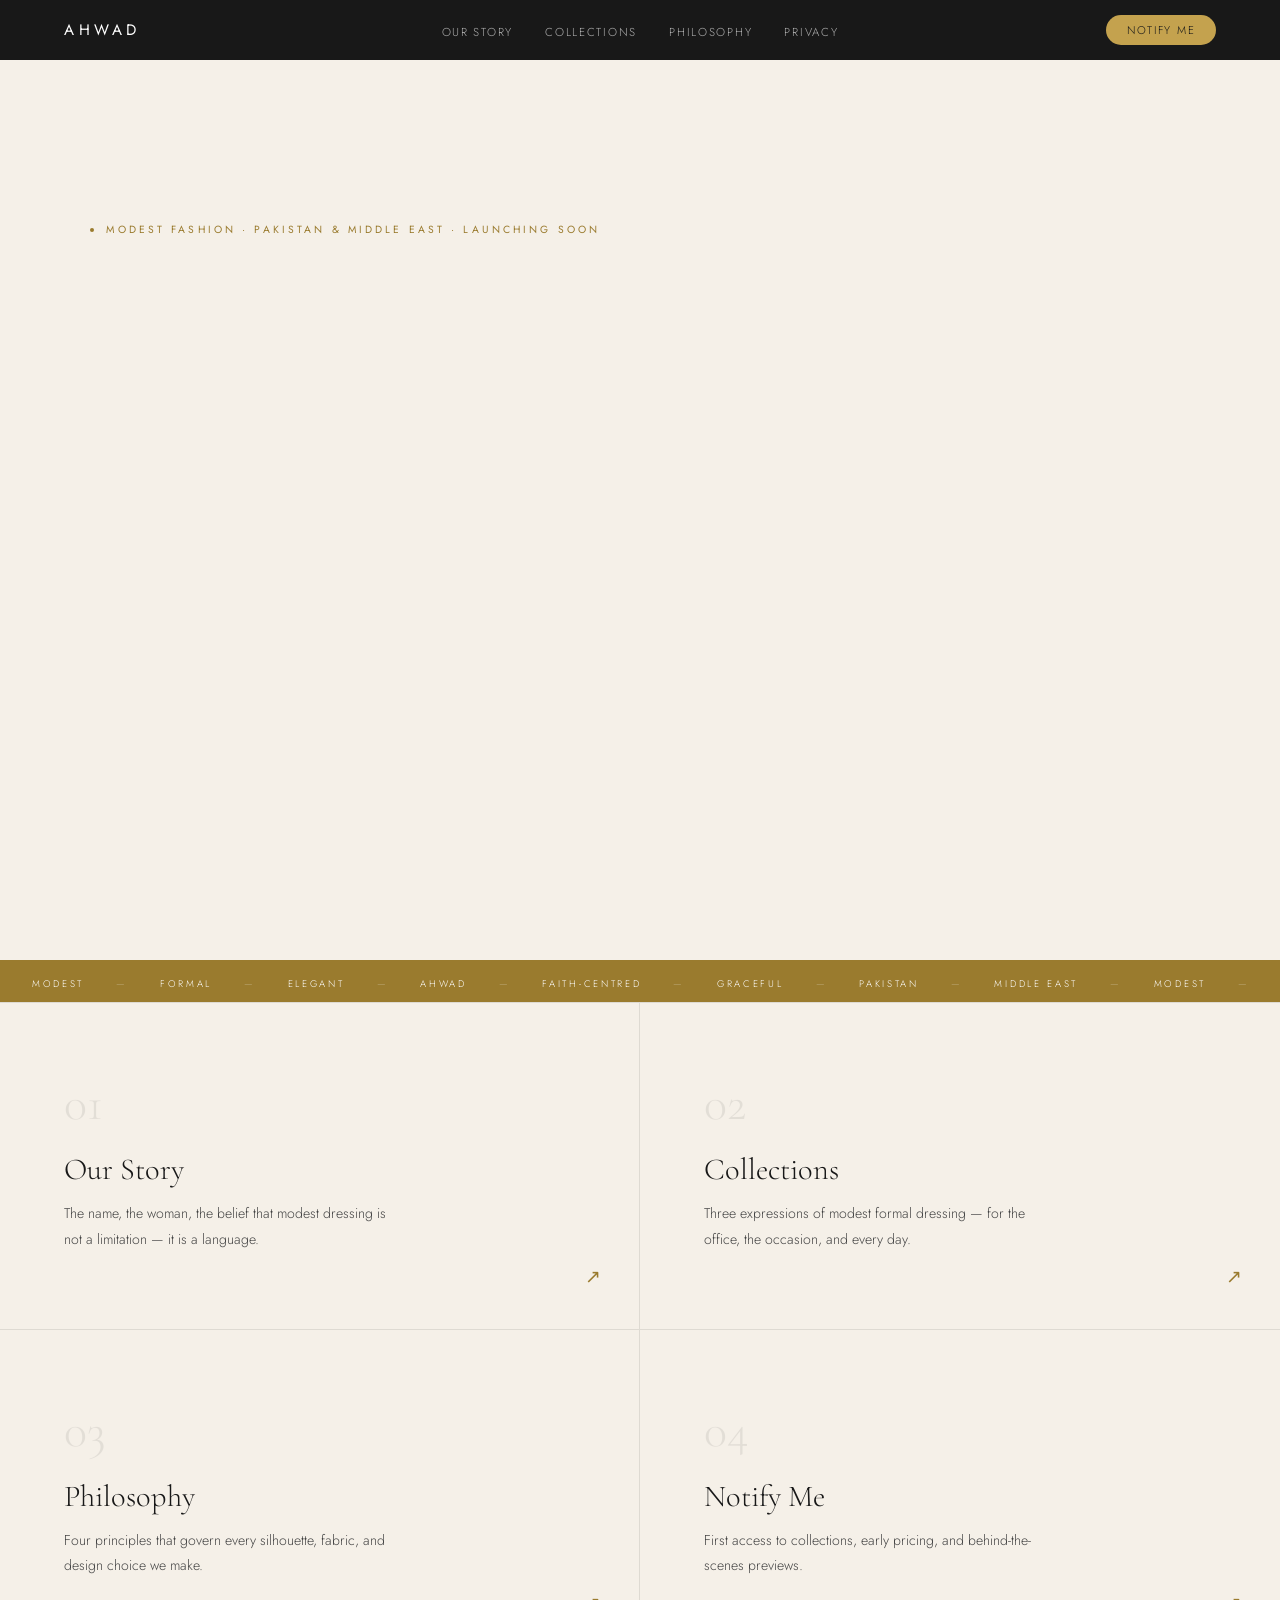
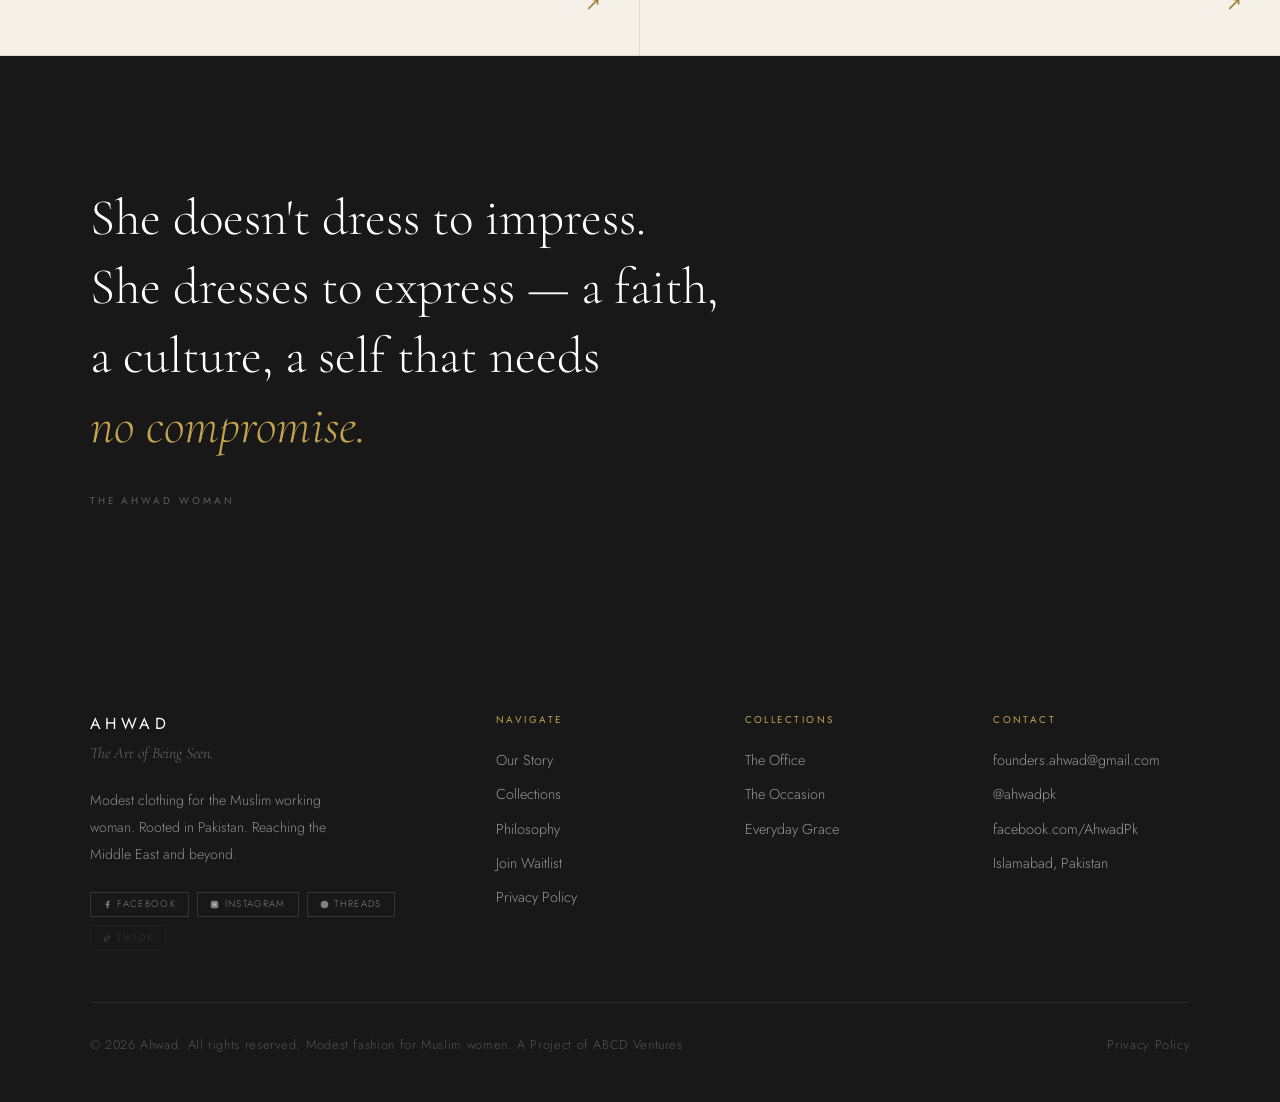
<file: index.html>
<!DOCTYPE html>
<html lang="en">
<head>
<meta charset="UTF-8"/>
<meta name="viewport" content="width=device-width, initial-scale=1.0"/>
<title>Ahwad — Modest Clothing for Muslim Women | Pakistan &amp; Middle East</title>
<meta name="description" content="Ahwad is a modest fashion brand for Muslim working women in Pakistan and the Middle East. Elegant modest clothing, formal hijab styles, and occasion wear that honours your faith."/>
<meta name="keywords" content="modest fashion Pakistan, modest clothing Muslim women, Islamic formal wear, hijab fashion, modest workwear, halal fashion"/>
<meta name="robots" content="index, follow"/>
<link rel="canonical" href="https://ahwad.com/"/>
<meta property="og:type" content="website"/>
<meta property="og:url" content="https://ahwad.com/"/>
<meta property="og:title" content="Ahwad — Modest Clothing for Muslim Women"/>
<meta property="og:description" content="Elegant modest fashion for the Muslim working woman in Pakistan and the Middle East."/>
<meta name="twitter:card" content="summary_large_image"/>
<script type="application/ld+json">{"@context":"https://schema.org","@type":"ClothingStore","name":"Ahwad","description":"Modest fashion brand for Muslim women in Pakistan and the Middle East.","url":"https://ahwad.com","email":"founders.ahwad@gmail.com","sameAs":["https://www.facebook.com/AhwadPk/","https://www.instagram.com/ahwadpk/","https://www.threads.com/@ahwadpk"],"address":{"@type":"PostalAddress","addressLocality":"Islamabad","addressCountry":"PK"}}</script>
<link rel="stylesheet" href="style.css"/>
<style>
/* ── LOADER ── */
#loader {
  position: fixed; inset: 0; z-index: 9999;
  background: var(--cream);
  display: flex; align-items: center; justify-content: center;
  flex-direction: column; gap: 1rem;
  transition: opacity .6s ease, visibility .6s ease;
}
#loader.gone { opacity: 0; visibility: hidden; }
.ld-word { display: flex; overflow: hidden; }
.ld-c {
  font-family: 'Jost', sans-serif; font-weight: 400;
  font-size: clamp(2rem, 6vw, 3.5rem);
  letter-spacing: .5em; color: var(--ink);
  display: inline-block;
  transform: translateY(100%); opacity: 0;
}
.ld-line { width: 0; height: 1px; background: var(--gold); margin-top: .8rem; }

/* ── HERO ── */
.hero {
  min-height: 100svh;
  display: flex; align-items: center;
  padding: clamp(5rem, 10vw, 10rem) clamp(1.5rem, 7vw, 8rem);
  background: var(--cream);
  position: relative;
}

.hero-content { max-width: 750px; }

.hero-tag {
  font-family: 'Jost', sans-serif;
  font-size: .65rem; font-weight: 400;
  letter-spacing: .3em; text-transform: uppercase;
  color: var(--gold);
  display: flex; align-items: center; gap: .8rem;
  margin-bottom: clamp(2rem, 4vw, 3.5rem);
  opacity: 0; transform: translateY(12px);
}
.hero-tag-dot {
  width: 4px; height: 4px;
  border-radius: 50%; background: var(--gold);
  animation: pulse 3s ease-in-out infinite;
}
@keyframes pulse { 0%,100%{opacity:1} 50%{opacity:.2} }

.hero-h1 {
  font-family: 'Cormorant Garamond', serif;
  font-size: clamp(3.5rem, 9vw, 8rem);
  font-weight: 300; line-height: 1;
  color: var(--ink);
  margin-bottom: clamp(2rem, 4vw, 3rem);
  overflow: hidden;
}
.hero-h1 .line { display: block; overflow: hidden; padding-bottom: .06em; }
.hero-h1 .inner { display: block; transform: translateY(105%); }
.hero-h1 em { font-style: italic; color: var(--gold); }
.hero-h1 .indent { padding-left: clamp(1.5rem, 5vw, 5rem); }

.hero-desc {
  font-family: 'Cormorant Garamond', serif;
  font-size: clamp(1.1rem, 1.8vw, 1.3rem);
  font-weight: 300; font-style: italic;
  color: var(--ink-soft);
  line-height: 1.75;
  max-width: 480px;
  margin-bottom: clamp(2.5rem, 5vw, 4rem);
  opacity: 0; transform: translateY(14px);
}

.hero-actions {
  display: flex; align-items: center;
  gap: clamp(1rem, 2vw, 1.5rem);
  flex-wrap: wrap;
  opacity: 0; transform: translateY(14px);
}

/* Vertical text on right */
.hero-side {
  position: absolute;
  right: clamp(1.5rem, 4vw, 4rem);
  top: 50%; transform: translateY(-50%);
  writing-mode: vertical-rl;
  font-family: 'Jost', sans-serif;
  font-size: .58rem; font-weight: 300;
  letter-spacing: .25em; text-transform: uppercase;
  color: var(--ink-muted);
  opacity: 0;
}

/* ── SECTION GRID — home page cards ── */
.section-grid {
  display: grid;
  grid-template-columns: repeat(2, 1fr);
  border-top: 1px solid rgba(24,24,24,.1);
}

.grid-item {
  display: block;
  text-decoration: none;
  padding: clamp(3rem, 6vw, 5.5rem) clamp(1.5rem, 5vw, 5rem);
  border-right: 1px solid rgba(24,24,24,.1);
  border-bottom: 1px solid rgba(24,24,24,.1);
  transition: background .3s;
  position: relative;
}
.grid-item:nth-child(even) { border-right: none; }
.grid-item:hover { background: var(--cream-dark); }

.grid-item .num {
  font-family: 'Cormorant Garamond', serif;
  font-size: 3rem; font-weight: 300;
  color: var(--ink); opacity: .08;
  line-height: 1;
  display: block;
  margin-bottom: 1.5rem;
}
.grid-item h3 {
  font-family: 'Cormorant Garamond', serif;
  font-size: clamp(1.4rem, 2.5vw, 1.9rem);
  font-weight: 300; color: var(--ink);
  margin-bottom: .8rem;
  line-height: 1.2;
}
.grid-item p {
  font-family: 'Jost', sans-serif;
  font-size: .88rem; font-weight: 300;
  color: var(--ink-soft);
  line-height: 1.8;
  max-width: 340px;
}
.grid-item .arr {
  position: absolute;
  bottom: clamp(1.5rem, 3vw, 2.5rem);
  right: clamp(1.5rem, 3vw, 2.5rem);
  font-size: 1.2rem; color: var(--gold);
  transition: transform .3s;
}
.grid-item:hover .arr { transform: translate(3px, -3px); }

/* ── BRAND STATEMENT ── */
.statement {
  padding: clamp(5rem, 10vw, 10rem) clamp(1.5rem, 7vw, 8rem);
  background: var(--ink);
}
.statement-inner { max-width: 800px; }
.statement blockquote {
  font-family: 'Cormorant Garamond', serif;
  font-size: clamp(1.8rem, 4vw, 3.2rem);
  font-weight: 300; line-height: 1.35;
  color: #fff;
  quotes: none;
}
.statement blockquote em { font-style: italic; color: var(--gold-light); }
.statement cite {
  display: block;
  font-family: 'Jost', sans-serif;
  font-size: .62rem; font-weight: 400;
  letter-spacing: .3em; text-transform: uppercase;
  color: rgba(255,255,255,.3);
  margin-top: 2rem;
  font-style: normal;
}

@media (max-width: 640px) {
  .section-grid { grid-template-columns: 1fr; }
  .grid-item { border-right: none; }
  .hero-side { display: none; }
}
</style>
</head>
<body>

<!-- LOADER -->
<div id="loader" aria-hidden="true">
  <div class="ld-word">
    <span class="ld-c" id="c0">A</span>
    <span class="ld-c" id="c1">H</span>
    <span class="ld-c" id="c2">W</span>
    <span class="ld-c" id="c3">A</span>
    <span class="ld-c" id="c4">D</span>
  </div>
  <div class="ld-line" id="ll"></div>
</div>

<!-- NAV -->
<nav id="nav" role="navigation" aria-label="Main navigation">
  <a class="n-logo" href="index.html">AHWAD</a>
  <ul class="n-links" role="list">
    <li><a href="about.html">Our Story</a></li>
    <li><a href="collections.html">Collections</a></li>
    <li><a href="philosophy.html">Philosophy</a></li>
    <li><a href="privacy.html">Privacy</a></li>
  </ul>
  <a class="n-cta" href="waitlist.html">Notify Me</a>
  <button class="n-hbg" id="hbg" aria-label="Toggle menu" aria-expanded="false">
    <span></span><span></span><span></span>
  </button>
</nav>

<!-- MOBILE MENU -->
<div id="mob" role="dialog" aria-modal="true" aria-label="Navigation">
  <a href="about.html" onclick="closeMob()">Our Story</a>
  <a href="collections.html" onclick="closeMob()">Collections</a>
  <a href="philosophy.html" onclick="closeMob()">Philosophy</a>
  <a href="privacy.html" onclick="closeMob()">Privacy</a>
  <a href="waitlist.html" onclick="closeMob()" class="mob-cta">Notify Me</a>
</div>

<!-- HERO -->
<section class="hero">
  <div class="hero-content">
    <p class="hero-tag" id="htag">
      <span class="hero-tag-dot" aria-hidden="true"></span>
      Modest Fashion · Pakistan &amp; Middle East · Launching Soon
    </p>
    <h1 class="hero-h1" id="hh1">
      <span class="line"><span class="inner" id="h0">The art</span></span>
      <span class="line"><span class="inner indent" id="h1">of being <em>seen.</em></span></span>
    </h1>
    <p class="hero-desc" id="hdesc">
      For the Muslim woman who moves through the world with intention — dressed not to seek attention, but impossible to ignore.
    </p>
    <div class="hero-actions" id="hact">
      <a href="waitlist.html" class="btn btn-dark">Join the Waitlist</a>
      <a href="about.html" class="btn btn-ghost">Our Story</a>
    </div>
  </div>
  <p class="hero-side" id="hside" aria-hidden="true">Ahwad · The Art of Being Seen</p>
</section>

<!-- MARQUEE -->
<div class="marquee" aria-hidden="true">
  <div class="marquee-inner">
    <span>Modest</span><span class="sep">—</span>
    <span>Formal</span><span class="sep">—</span>
    <span>Elegant</span><span class="sep">—</span>
    <span>Ahwad</span><span class="sep">—</span>
    <span>Faith-Centred</span><span class="sep">—</span>
    <span>Graceful</span><span class="sep">—</span>
    <span>Pakistan</span><span class="sep">—</span>
    <span>Middle East</span><span class="sep">—</span>
    <span>Modest</span><span class="sep">—</span>
    <span>Formal</span><span class="sep">—</span>
    <span>Elegant</span><span class="sep">—</span>
    <span>Ahwad</span><span class="sep">—</span>
    <span>Faith-Centred</span><span class="sep">—</span>
    <span>Graceful</span><span class="sep">—</span>
    <span>Pakistan</span><span class="sep">—</span>
    <span>Middle East</span><span class="sep">—</span>
  </div>
</div>

<!-- GRID -->
<section class="section-grid" aria-label="Explore Ahwad">
  <a class="grid-item rv" href="about.html" aria-label="Read our story">
    <span class="num" aria-hidden="true">01</span>
    <h3>Our Story</h3>
    <p>The name, the woman, the belief that modest dressing is not a limitation — it is a language.</p>
    <span class="arr" aria-hidden="true">↗</span>
  </a>
  <a class="grid-item rv d1" href="collections.html" aria-label="View our collections">
    <span class="num" aria-hidden="true">02</span>
    <h3>Collections</h3>
    <p>Three expressions of modest formal dressing — for the office, the occasion, and every day.</p>
    <span class="arr" aria-hidden="true">↗</span>
  </a>
  <a class="grid-item rv d2" href="philosophy.html" aria-label="Our design philosophy">
    <span class="num" aria-hidden="true">03</span>
    <h3>Philosophy</h3>
    <p>Four principles that govern every silhouette, fabric, and design choice we make.</p>
    <span class="arr" aria-hidden="true">↗</span>
  </a>
  <a class="grid-item rv d3" href="waitlist.html" aria-label="Join the waitlist">
    <span class="num" aria-hidden="true">04</span>
    <h3>Notify Me</h3>
    <p>First access to collections, early pricing, and behind-the-scenes previews.</p>
    <span class="arr" aria-hidden="true">↗</span>
  </a>
</section>

<!-- BRAND STATEMENT -->
<div class="statement">
  <div class="statement-inner rv">
    <blockquote>
      She doesn't dress to impress.<br/>
      She dresses to express — a faith,<br/>
      a culture, a self that needs<br/>
      <em>no compromise.</em>
    </blockquote>
    <cite>The Ahwad Woman</cite>
  </div>
</div>

<!-- FOOTER -->
<footer role="contentinfo">
  <div class="footer-grid">
    <div class="footer-brand">
      <a class="f-name" href="index.html">AHWAD</a>
      <span class="f-tag">The Art of Being Seen.</span>
      <p>Modest clothing for the Muslim working woman. Rooted in Pakistan. Reaching the Middle East and beyond.</p>
      <div class="soc">
        <a href="https://www.facebook.com/AhwadPk/" rel="noopener noreferrer" target="_blank" aria-label="Ahwad on Facebook">
          <svg viewBox="0 0 24 24"><path d="M18 2h-3a5 5 0 00-5 5v3H7v4h3v8h4v-8h3l1-4h-4V7a1 1 0 011-1h3z"/></svg>Facebook
        </a>
        <a href="https://www.instagram.com/ahwadpk/" rel="noopener noreferrer" target="_blank" aria-label="Ahwad on Instagram">
          <svg viewBox="0 0 24 24"><rect x="2" y="2" width="20" height="20" rx="5"/><path d="M16 11.37A4 4 0 1112.63 8 4 4 0 0116 11.37z"/></svg>Instagram
        </a>
        <a href="https://www.threads.com/@ahwadpk" rel="noopener noreferrer" target="_blank" aria-label="Ahwad on Threads">
          <svg viewBox="0 0 24 24"><circle cx="12" cy="12" r="10"/><path d="M8 12h8M12 8v8"/></svg>Threads
        </a>
        <a class="dim" href="#" aria-label="TikTok — coming soon">
          <!-- TIKTOK: swap href="#" for your TikTok URL when ready -->
          <svg viewBox="0 0 24 24"><path d="M19.59 6.69a4.83 4.83 0 01-3.77-4.25V2h-3.45v13.67a2.89 2.89 0 01-5.77 0 2.89 2.89 0 012.89-2.89c.28 0 .54.04.79.1V9.01a6.34 6.34 0 104.55 6.09V8.69a8.18 8.18 0 004.77 1.52V6.75a4.85 4.85 0 01-1-.06z"/></svg>TikTok
        </a>
      </div>
    </div>
    <nav class="footer-col" aria-label="Footer navigation">
      <h4>Navigate</h4>
      <ul>
        <li><a href="about.html">Our Story</a></li>
        <li><a href="collections.html">Collections</a></li>
        <li><a href="philosophy.html">Philosophy</a></li>
        <li><a href="waitlist.html">Join Waitlist</a></li>
        <li><a href="privacy.html">Privacy Policy</a></li>
      </ul>
    </nav>
    <div class="footer-col">
      <h4>Collections</h4>
      <ul>
        <li><a href="collections.html">The Office</a></li>
        <li><a href="collections.html">The Occasion</a></li>
        <li><a href="collections.html">Everyday Grace</a></li>
      </ul>
    </div>
    <div class="footer-col">
      <h4>Contact</h4>
      <ul>
        <li><a href="mailto:founders.ahwad@gmail.com">founders.ahwad@gmail.com</a></li>
        <li><a href="https://www.instagram.com/ahwadpk/" rel="noopener noreferrer" target="_blank">@ahwadpk</a></li>
        <li><a href="https://www.facebook.com/AhwadPk/" rel="noopener noreferrer" target="_blank">facebook.com/AhwadPk</a></li>
        <li><a href="about.html">Islamabad, Pakistan</a></li>
      </ul>
    </div>
  </div>
  <div class="footer-bottom">
    <p>© <span id="year"></span> Ahwad. All rights reserved. Modest fashion for Muslim women. A Project of <a href="https://www.abcdventureslimited.com" rel="noopener noreferrer" target="_blank">ABCD Ventures</a></p>
    <a href="privacy.html">Privacy Policy</a>
  </div>
</footer>

<script>
// Auto-update year
var year = document.getElementById('year');
if (year) year.textContent = new Date().getFullYear();

/* ── LOADER ── */
(function () {
  var chars = ['c0','c1','c2','c3','c4'];
  chars.forEach(function (id, i) {
    setTimeout(function () {
      var el = document.getElementById(id);
      if (!el) return;
      el.style.transition = 'transform .55s cubic-bezier(.33,1,.68,1), opacity .55s';
      el.style.transform = 'translateY(0)';
      el.style.opacity = '1';
    }, 150 + i * 65);
  });
  setTimeout(function () {
    var ll = document.getElementById('ll');
    if (ll) { ll.style.transition = 'width .8s ease'; ll.style.width = '80px'; }
  }, 520);
  var launched = false;
  function launch() {
    if (launched) return; launched = true;
    var ld = document.getElementById('loader');
    if (ld) ld.classList.add('gone');
    /* hero entrance */
    function show(id, delay, extra) {
      setTimeout(function () {
        var el = document.getElementById(id);
        if (!el) return;
        el.style.transition = 'opacity .7s ease, transform .7s ease';
        Object.assign(el.style, { opacity: '1', transform: 'translateY(0)' });
        if (extra) Object.assign(el.style, extra);
      }, delay);
    }
    show('htag', 80);
    setTimeout(function () {
      ['h0','h1'].forEach(function (id, i) {
        setTimeout(function () {
          var el = document.getElementById(id);
          if (!el) return;
          el.style.transition = 'transform .85s cubic-bezier(.33,1,.68,1)';
          el.style.transform = 'translateY(0)';
        }, i * 120);
      });
    }, 200);
    show('hdesc', 500);
    show('hact', 650);
    show('hside', 900);
  }
  window.addEventListener('load', function () { setTimeout(launch, 1300); });
  setTimeout(launch, 2800);
})();
</script>
<script src="nav.js"></script>
</body>
</html>
</file>
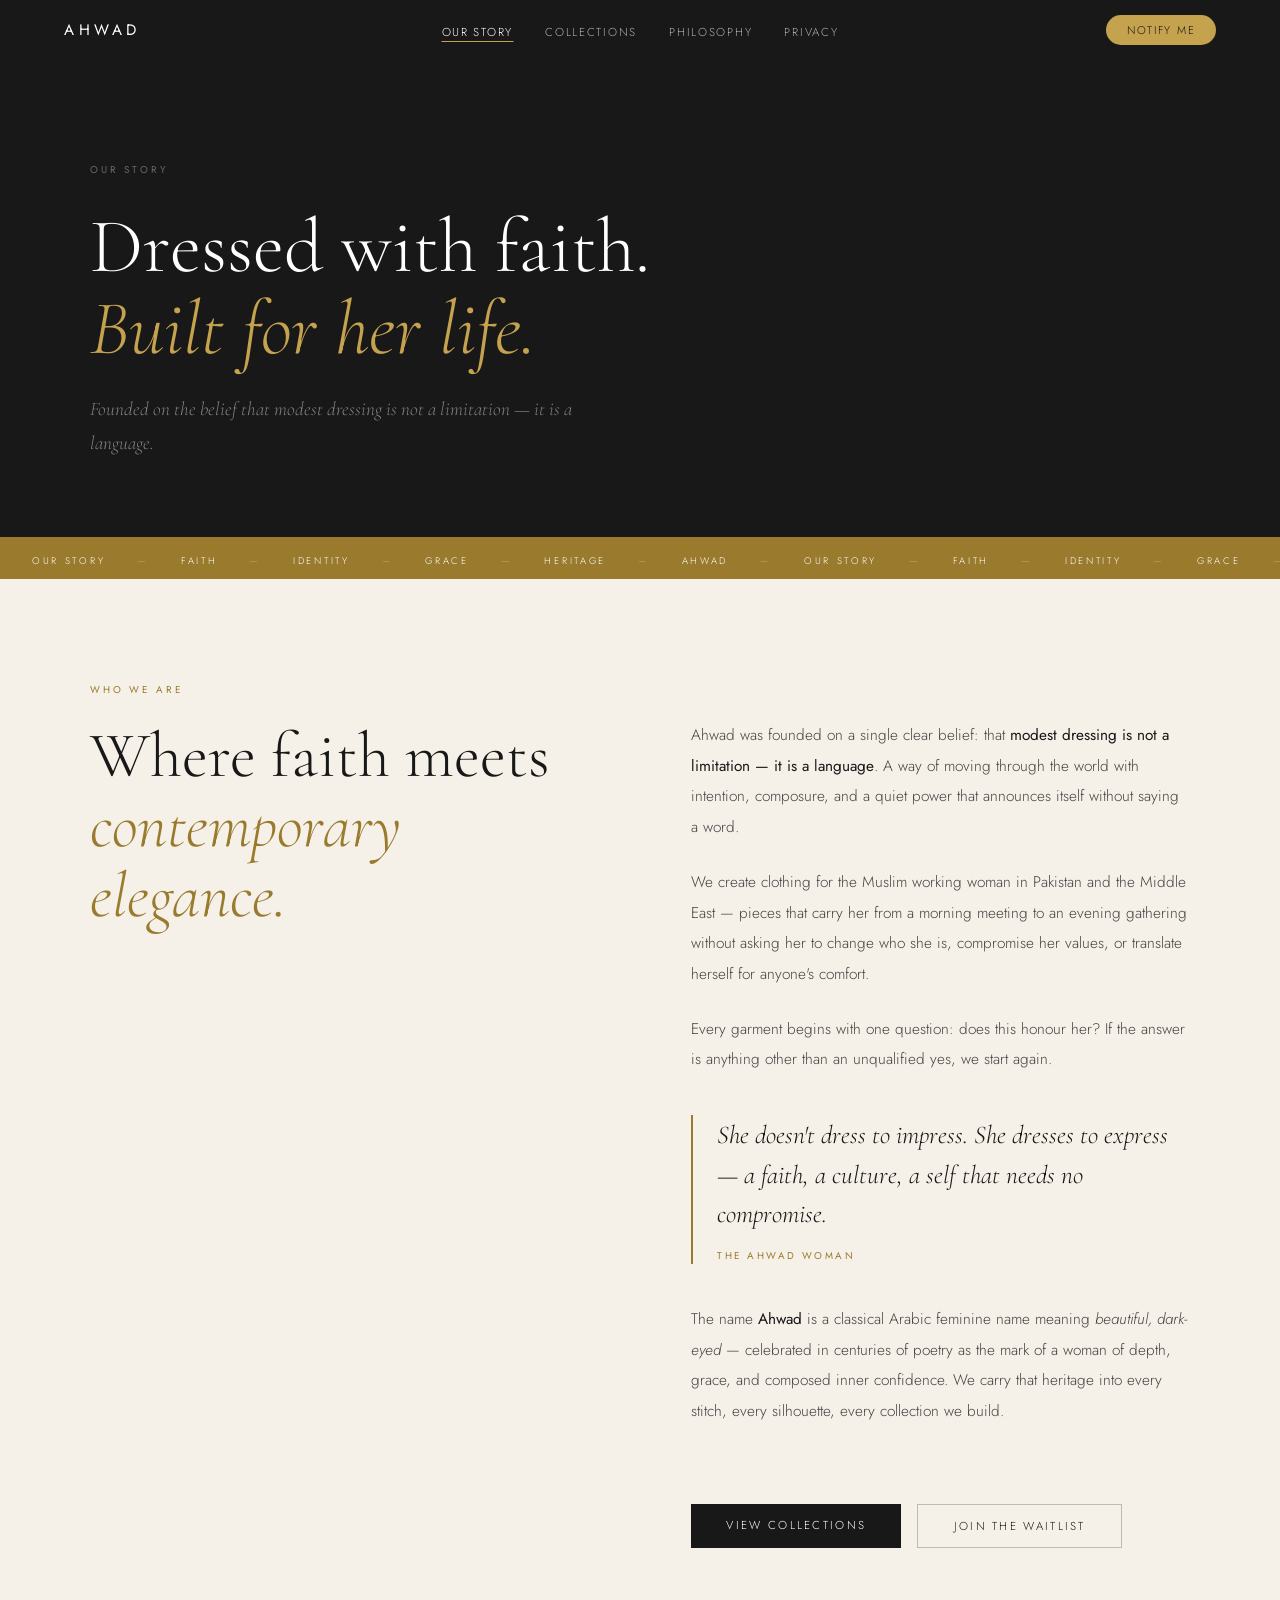
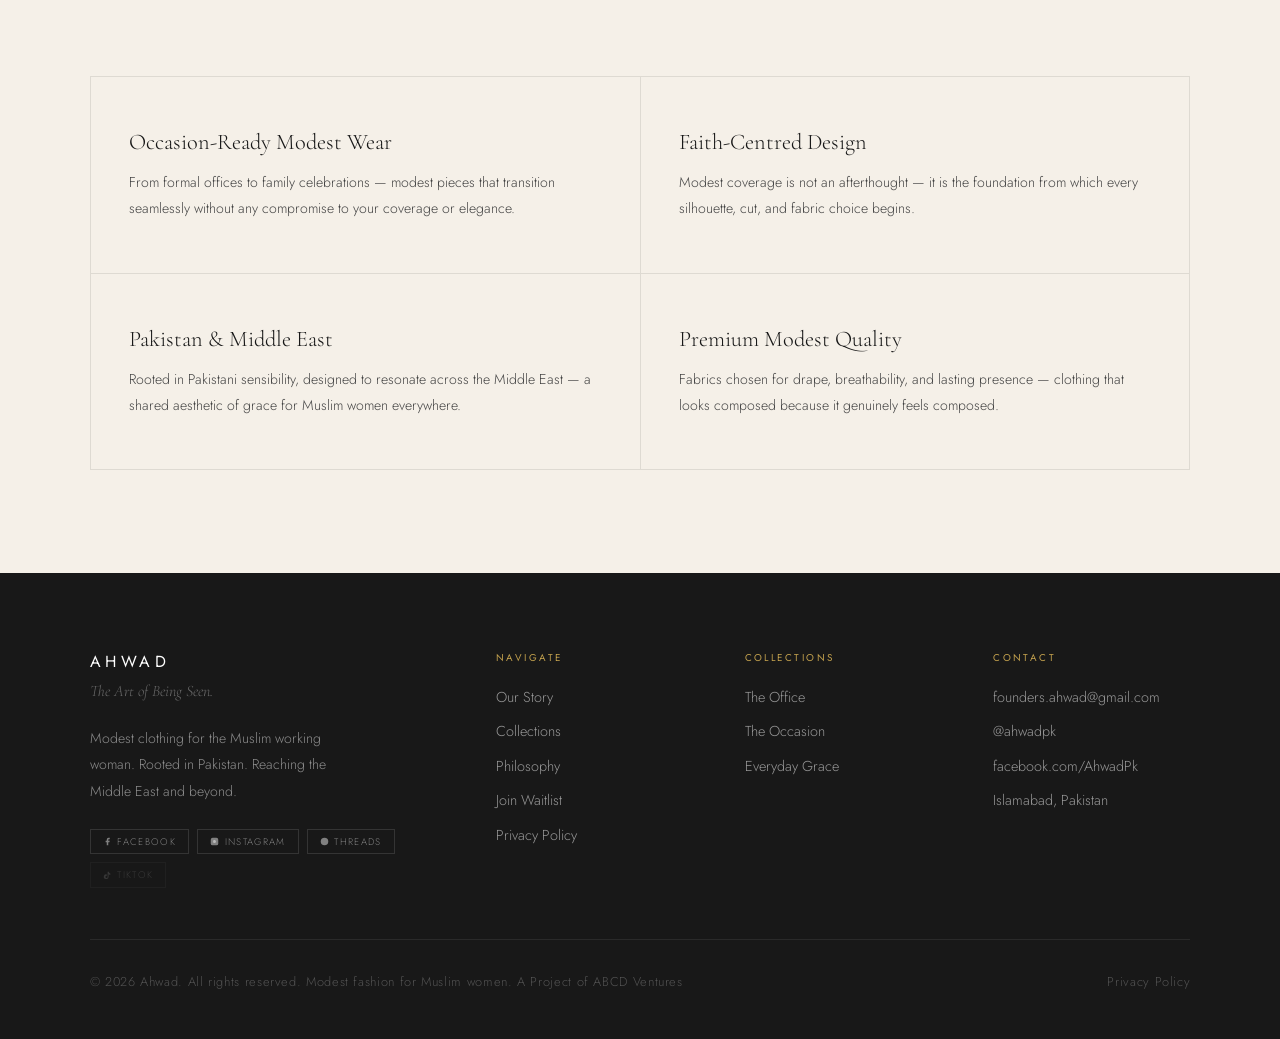
<file: about.html>
<!DOCTYPE html>
<html lang="en">
<head>
<meta charset="UTF-8"/><meta name="viewport" content="width=device-width, initial-scale=1.0"/>
<title>Our Story — Ahwad Modest Fashion</title>
<meta name="description" content="The story behind Ahwad — a modest fashion brand for Muslim working women in Pakistan and the Middle East, built on the belief that faith and elegance are never in conflict."/>
<meta name="robots" content="index, follow"/>
<link rel="canonical" href="https://ahwad.com/about.html"/>
<link rel="stylesheet" href="style.css"/>
<style>
.about-body { padding: clamp(4rem,8vw,9rem) clamp(1.5rem,7vw,8rem); background: var(--cream); }

.about-intro {
  display: grid;
  grid-template-columns: 1fr 1fr;
  gap: clamp(3rem, 8vw, 10rem);
  align-items: start;
  margin-bottom: clamp(5rem,10vw,10rem);
}
.about-intro-left h2 {
  font-family: 'Cormorant Garamond', serif;
  font-size: clamp(2.2rem,5vw,4.5rem);
  font-weight: 300; line-height: 1.1;
  color: var(--ink);
  margin-bottom: clamp(2rem,4vw,3.5rem);
}
.about-intro-left h2 em { font-style: italic; color: var(--gold); }

.about-intro-right { padding-top: clamp(1rem,3vw,3rem); }
.about-intro-right p {
  font-family: 'Jost', sans-serif;
  font-size: clamp(.9rem,1.2vw,1rem);
  font-weight: 300; line-height: 2;
  color: var(--ink-soft);
  margin-bottom: 1.5rem;
}
.about-intro-right strong { font-weight: 400; color: var(--ink); }

.pull {
  font-family: 'Cormorant Garamond', serif;
  font-size: clamp(1.2rem,2vw,1.6rem);
  font-style: italic; font-weight: 300;
  color: var(--ink);
  line-height: 1.55;
  border-left: 2px solid var(--gold);
  padding-left: 1.5rem;
  margin: 2.5rem 0;
}
.pull cite {
  display: block;
  font-family: 'Jost', sans-serif;
  font-style: normal;
  font-size: .62rem; font-weight: 400;
  letter-spacing: .25em; text-transform: uppercase;
  color: var(--gold); margin-top: .9rem;
}

.about-values {
  display: grid;
  grid-template-columns: repeat(2, 1fr);
  gap: 0;
  border-top: 1px solid rgba(24,24,24,.1);
  border-left: 1px solid rgba(24,24,24,.1);
}
.val {
  padding: clamp(2rem,4vw,3.5rem) clamp(1.5rem,3vw,3rem);
  border-right: 1px solid rgba(24,24,24,.1);
  border-bottom: 1px solid rgba(24,24,24,.1);
}
.val h3 {
  font-family: 'Cormorant Garamond', serif;
  font-size: 1.4rem; font-weight: 300;
  color: var(--ink); margin-bottom: .9rem;
}
.val p {
  font-family: 'Jost', sans-serif;
  font-size: .88rem; font-weight: 300;
  color: var(--ink-soft); line-height: 1.85;
}

.about-ctas {
  margin-top: clamp(3rem,6vw,5rem);
  display: flex; gap: 1rem; flex-wrap: wrap;
}

@media (max-width: 768px) {
  .about-intro { grid-template-columns: 1fr; }
  .about-values { grid-template-columns: 1fr; }
}
</style>
</head>
<body>
<nav id="nav" role="navigation" aria-label="Main navigation">
  <a class="n-logo" href="index.html">AHWAD</a>
  <ul class="n-links" role="list">
    <li><a href="about.html">Our Story</a></li>
    <li><a href="collections.html">Collections</a></li>
    <li><a href="philosophy.html">Philosophy</a></li>
    <li><a href="privacy.html">Privacy</a></li>
  </ul>
  <a class="n-cta" href="waitlist.html">Notify Me</a>
  <button class="n-hbg" id="hbg" aria-label="Toggle menu" aria-expanded="false">
    <span></span><span></span><span></span>
  </button>
</nav>
<div id="mob" role="dialog" aria-modal="true" aria-label="Navigation">
  <a href="about.html" onclick="closeMob()">Our Story</a>
  <a href="collections.html" onclick="closeMob()">Collections</a>
  <a href="philosophy.html" onclick="closeMob()">Philosophy</a>
  <a href="privacy.html" onclick="closeMob()">Privacy</a>
  <a href="waitlist.html" onclick="closeMob()" class="mob-cta">Notify Me</a>
</div>
<header class="page-header">
  <span class="eyebrow">Our Story</span>
  <h1>Dressed with faith.<br/><em>Built for her life.</em></h1>
  <p>Founded on the belief that modest dressing is not a limitation — it is a language.</p>
</header>
<div class="marquee" aria-hidden="true"><div class="marquee-inner"><span>Our Story</span><span class="sep">—</span><span>Faith</span><span class="sep">—</span><span>Identity</span><span class="sep">—</span><span>Grace</span><span class="sep">—</span><span>Heritage</span><span class="sep">—</span><span>Ahwad</span><span class="sep">—</span><span>Our Story</span><span class="sep">—</span><span>Faith</span><span class="sep">—</span><span>Identity</span><span class="sep">—</span><span>Grace</span><span class="sep">—</span><span>Heritage</span><span class="sep">—</span><span>Ahwad</span><span class="sep">—</span></div></div>
<main class="about-body">
  <div class="about-intro">
    <div class="about-intro-left rv">
      <span class="eyebrow">Who We Are</span>
      <h2>Where faith meets<br/><em>contemporary elegance.</em></h2>
    </div>
    <div class="about-intro-right">
      <p class="rv d1">Ahwad was founded on a single clear belief: that <strong>modest dressing is not a limitation — it is a language</strong>. A way of moving through the world with intention, composure, and a quiet power that announces itself without saying a word.</p>
      <p class="rv d1">We create clothing for the Muslim working woman in Pakistan and the Middle East — pieces that carry her from a morning meeting to an evening gathering without asking her to change who she is, compromise her values, or translate herself for anyone's comfort.</p>
      <p class="rv d2">Every garment begins with one question: does this honour her? If the answer is anything other than an unqualified yes, we start again.</p>
      <div class="pull rv d2">
        She doesn't dress to impress. She dresses to express — a faith, a culture, a self that needs no compromise.
        <cite>The Ahwad Woman</cite>
      </div>
      <p class="rv d3">The name <strong>Ahwad</strong> is a classical Arabic feminine name meaning <em>beautiful, dark-eyed</em> — celebrated in centuries of poetry as the mark of a woman of depth, grace, and composed inner confidence. We carry that heritage into every stitch, every silhouette, every collection we build.</p>
      <div class="about-ctas rv d3">
        <a href="collections.html" class="btn btn-dark">View Collections</a>
        <a href="waitlist.html" class="btn btn-ghost">Join the Waitlist</a>
      </div>
    </div>
  </div>
  <div class="about-values">
    <div class="val rv"><h3>Occasion-Ready Modest Wear</h3><p>From formal offices to family celebrations — modest pieces that transition seamlessly without any compromise to your coverage or elegance.</p></div>
    <div class="val rv d1"><h3>Faith-Centred Design</h3><p>Modest coverage is not an afterthought — it is the foundation from which every silhouette, cut, and fabric choice begins.</p></div>
    <div class="val rv d2"><h3>Pakistan &amp; Middle East</h3><p>Rooted in Pakistani sensibility, designed to resonate across the Middle East — a shared aesthetic of grace for Muslim women everywhere.</p></div>
    <div class="val rv d3"><h3>Premium Modest Quality</h3><p>Fabrics chosen for drape, breathability, and lasting presence — clothing that looks composed because it genuinely feels composed.</p></div>
  </div>
</main>
<footer role="contentinfo">
  <div class="footer-grid">
    <div class="footer-brand">
      <a class="f-name" href="index.html">AHWAD</a>
      <span class="f-tag">The Art of Being Seen.</span>
      <p>Modest clothing for the Muslim working woman. Rooted in Pakistan. Reaching the Middle East and beyond.</p>
      <div class="soc">
        <a href="https://www.facebook.com/AhwadPk/" rel="noopener noreferrer" target="_blank" aria-label="Ahwad on Facebook">
          <svg viewBox="0 0 24 24"><path d="M18 2h-3a5 5 0 00-5 5v3H7v4h3v8h4v-8h3l1-4h-4V7a1 1 0 011-1h3z"/></svg>Facebook
        </a>
        <a href="https://www.instagram.com/ahwadpk/" rel="noopener noreferrer" target="_blank" aria-label="Ahwad on Instagram">
          <svg viewBox="0 0 24 24"><rect x="2" y="2" width="20" height="20" rx="5"/><path d="M16 11.37A4 4 0 1112.63 8 4 4 0 0116 11.37z"/></svg>Instagram
        </a>
        <a href="https://www.threads.com/@ahwadpk" rel="noopener noreferrer" target="_blank" aria-label="Ahwad on Threads">
          <svg viewBox="0 0 24 24"><circle cx="12" cy="12" r="10"/><path d="M8 12h8M12 8v8"/></svg>Threads
        </a>
        <a class="dim" href="#" aria-label="TikTok — coming soon">
          <!-- TIKTOK: swap href="#" for your TikTok URL when ready -->
          <svg viewBox="0 0 24 24"><path d="M19.59 6.69a4.83 4.83 0 01-3.77-4.25V2h-3.45v13.67a2.89 2.89 0 01-5.77 0 2.89 2.89 0 012.89-2.89c.28 0 .54.04.79.1V9.01a6.34 6.34 0 104.55 6.09V8.69a8.18 8.18 0 004.77 1.52V6.75a4.85 4.85 0 01-1-.06z"/></svg>TikTok
        </a>
      </div>
    </div>
    <nav class="footer-col" aria-label="Footer navigation">
      <h4>Navigate</h4>
      <ul>
        <li><a href="about.html">Our Story</a></li>
        <li><a href="collections.html">Collections</a></li>
        <li><a href="philosophy.html">Philosophy</a></li>
        <li><a href="waitlist.html">Join Waitlist</a></li>
        <li><a href="privacy.html">Privacy Policy</a></li>
      </ul>
    </nav>
    <div class="footer-col">
      <h4>Collections</h4>
      <ul>
        <li><a href="collections.html">The Office</a></li>
        <li><a href="collections.html">The Occasion</a></li>
        <li><a href="collections.html">Everyday Grace</a></li>
      </ul>
    </div>
    <div class="footer-col">
      <h4>Contact</h4>
      <ul>
        <li><a href="mailto:founders.ahwad@gmail.com">founders.ahwad@gmail.com</a></li>
        <li><a href="https://www.instagram.com/ahwadpk/" rel="noopener noreferrer" target="_blank">@ahwadpk</a></li>
        <li><a href="https://www.facebook.com/AhwadPk/" rel="noopener noreferrer" target="_blank">facebook.com/AhwadPk</a></li>
        <li><a href="about.html">Islamabad, Pakistan</a></li>
      </ul>
    </div>
  </div>
  <div class="footer-bottom">
    <p>© <span id="year"></span> Ahwad. All rights reserved. Modest fashion for Muslim women. A Project of <a href="https://www.abcdventureslimited.com" rel="noopener noreferrer" target="_blank">ABCD Ventures</a></p>
    <a href="privacy.html">Privacy Policy</a>
  </div>
</footer>
<script src="nav.js"></script>
</body>
</html>
</file>
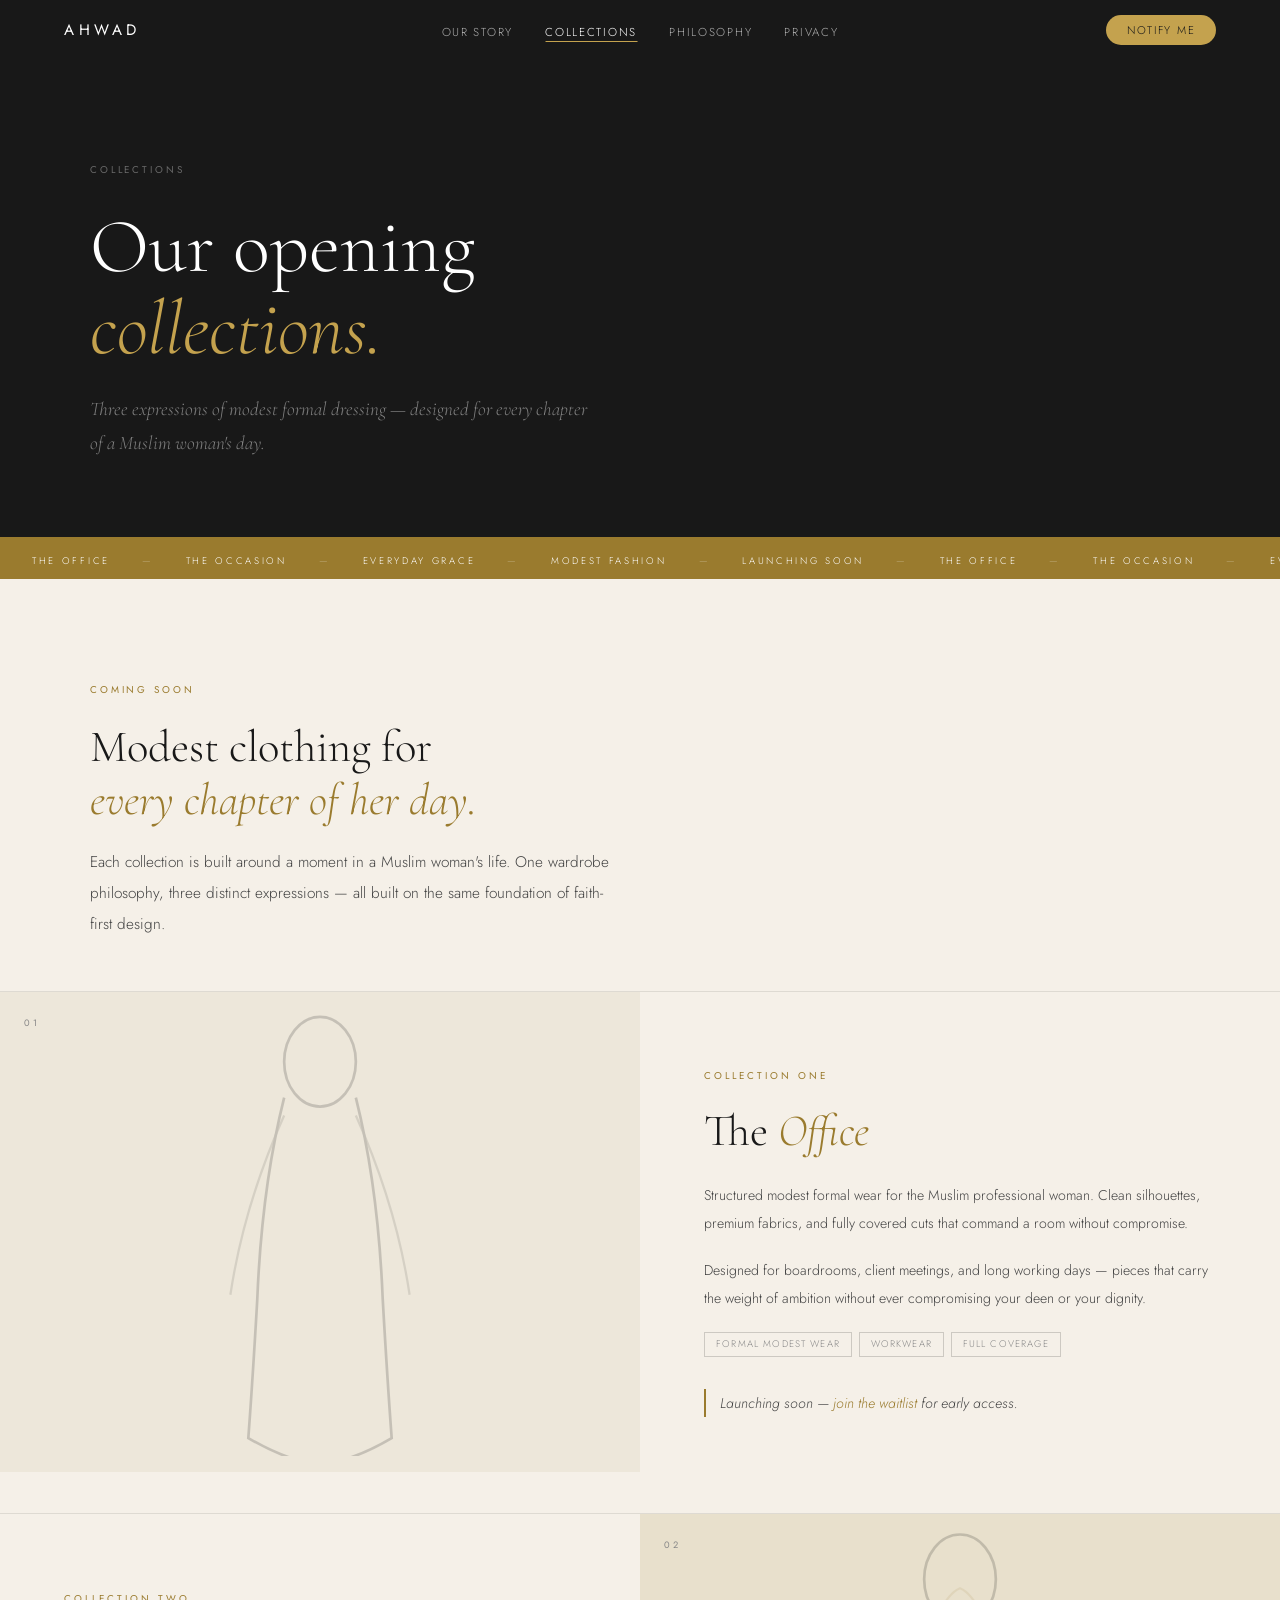
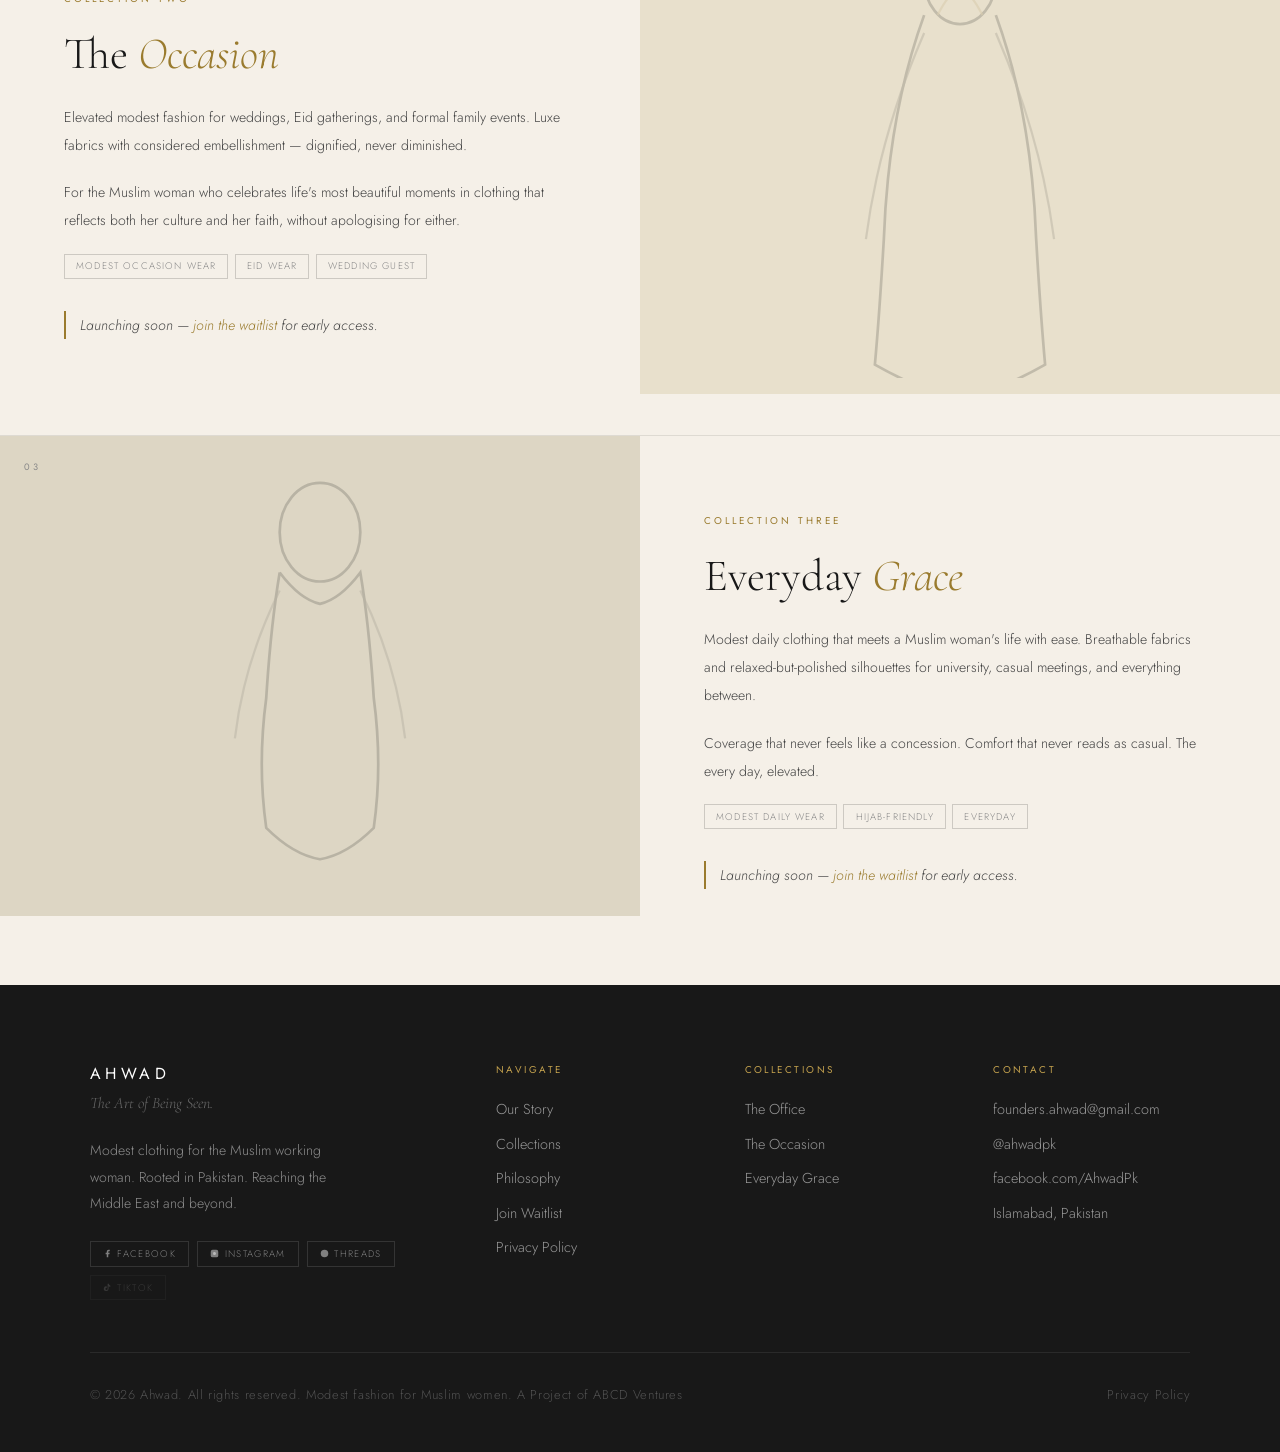
<file: collections.html>
<!DOCTYPE html>
<html lang="en">
<head>
<meta charset="UTF-8"/><meta name="viewport" content="width=device-width, initial-scale=1.0"/>
<title>Collections — Ahwad Modest Fashion | Pakistan &amp; Middle East</title>
<meta name="description" content="Ahwad's modest fashion collections — The Office, The Occasion, and Everyday Grace. Formal modest workwear, celebration wear, and daily modest clothing for Muslim women."/>
<meta name="robots" content="index, follow"/>
<link rel="canonical" href="https://ahwad.com/collections.html"/>
<link rel="stylesheet" href="style.css"/>
<style>
.col-body { background: var(--cream); }

.col-intro {
  padding: clamp(4rem,8vw,9rem) clamp(1.5rem,7vw,8rem) clamp(2rem,4vw,4rem);
  max-width: 700px;
}
.col-intro h2 {
  font-family: 'Cormorant Garamond', serif;
  font-size: clamp(1.8rem,3.5vw,3rem);
  font-weight: 300; line-height: 1.2;
  color: var(--ink); margin-top: 1rem;
}
.col-intro h2 em { font-style: italic; color: var(--gold); }
.col-intro p {
  font-family: 'Jost', sans-serif;
  font-size: clamp(.88rem,1.2vw,.96rem);
  font-weight: 300; line-height: 2;
  color: var(--ink-soft); margin-top: 1.2rem;
}

/* Full-width alternating collection rows */
.col-row {
  display: grid;
  grid-template-columns: 1fr 1fr;
  border-top: 1px solid rgba(24,24,24,.1);
}
.col-row.flip { direction: rtl; }
.col-row.flip > * { direction: ltr; }

.col-visual {
  aspect-ratio: 4/3;
  background: var(--cream-dark);
  display: flex; align-items: center; justify-content: center;
  position: relative; overflow: hidden;
}
.col-visual svg.fig {
  width: 35%; opacity: .18;
  transition: opacity .5s, transform .5s;
}
.col-row:hover .col-visual svg.fig { opacity: .3; transform: scale(1.04); }
.col-visual .col-num {
  position: absolute; top: 1.5rem; left: 1.5rem;
  font-family: 'Jost', sans-serif;
  font-size: .58rem; font-weight: 400;
  letter-spacing: .28em; color: var(--ink-muted);
}

.col-text {
  padding: clamp(3rem,6vw,6rem) clamp(1.5rem,5vw,5rem);
  display: flex; flex-direction: column; justify-content: center;
}
.col-text h2 {
  font-family: 'Cormorant Garamond', serif;
  font-size: clamp(2rem,3.5vw,3.2rem);
  font-weight: 300; line-height: 1.1;
  color: var(--ink); margin-bottom: 1.5rem;
}
.col-text h2 em { font-style: italic; color: var(--gold); }
.col-text p {
  font-family: 'Jost', sans-serif;
  font-size: clamp(.88rem,1.1vw,.96rem);
  font-weight: 300; line-height: 2;
  color: var(--ink-soft); margin-bottom: 1.2rem;
}
.col-tags {
  display: flex; flex-wrap: wrap; gap: .4rem;
  margin-bottom: 2rem;
}
.col-tag {
  font-family: 'Jost', sans-serif;
  font-size: .6rem; font-weight: 300;
  letter-spacing: .12em; text-transform: uppercase;
  color: var(--ink-muted);
  border: 1px solid rgba(24,24,24,.18);
  padding: .28rem .7rem;
}
.col-note {
  font-family: 'Cormorant Garamond', serif;
  font-style: italic; font-size: .95rem;
  color: var(--ink-muted);
  border-left: 2px solid var(--gold);
  padding-left: .9rem;
  line-height: 1.6;
}
.col-note a { color: var(--gold); text-decoration: none; }
.col-note a:hover { text-decoration: underline; }

@media (max-width: 768px) {
  .col-row, .col-row.flip { grid-template-columns: 1fr; direction: ltr; }
  .col-visual { aspect-ratio: 16/9; }
}
</style>
</head>
<body>
<nav id="nav" role="navigation" aria-label="Main navigation">
  <a class="n-logo" href="index.html">AHWAD</a>
  <ul class="n-links" role="list">
    <li><a href="about.html">Our Story</a></li>
    <li><a href="collections.html">Collections</a></li>
    <li><a href="philosophy.html">Philosophy</a></li>
    <li><a href="privacy.html">Privacy</a></li>
  </ul>
  <a class="n-cta" href="waitlist.html">Notify Me</a>
  <button class="n-hbg" id="hbg" aria-label="Toggle menu" aria-expanded="false">
    <span></span><span></span><span></span>
  </button>
</nav>
<div id="mob" role="dialog" aria-modal="true" aria-label="Navigation">
  <a href="about.html" onclick="closeMob()">Our Story</a>
  <a href="collections.html" onclick="closeMob()">Collections</a>
  <a href="philosophy.html" onclick="closeMob()">Philosophy</a>
  <a href="privacy.html" onclick="closeMob()">Privacy</a>
  <a href="waitlist.html" onclick="closeMob()" class="mob-cta">Notify Me</a>
</div>
<header class="page-header">
  <span class="eyebrow">Collections</span>
  <h1>Our opening<br/><em>collections.</em></h1>
  <p>Three expressions of modest formal dressing — designed for every chapter of a Muslim woman's day.</p>
</header>
<div class="marquee" aria-hidden="true"><div class="marquee-inner"><span>The Office</span><span class="sep">—</span><span>The Occasion</span><span class="sep">—</span><span>Everyday Grace</span><span class="sep">—</span><span>Modest Fashion</span><span class="sep">—</span><span>Launching Soon</span><span class="sep">—</span><span>The Office</span><span class="sep">—</span><span>The Occasion</span><span class="sep">—</span><span>Everyday Grace</span><span class="sep">—</span><span>Modest Fashion</span><span class="sep">—</span><span>Launching Soon</span><span class="sep">—</span></div></div>
<main class="col-body">
  <div class="col-intro rv">
    <span class="eyebrow">Coming Soon</span>
    <h2>Modest clothing for<br/><em>every chapter of her day.</em></h2>
    <p>Each collection is built around a moment in a Muslim woman's life. One wardrobe philosophy, three distinct expressions — all built on the same foundation of faith-first design.</p>
  </div>

  <article class="col-row rv" aria-labelledby="c1h">
    <div class="col-visual">
      <span class="col-num">01</span>
      <svg class="fig" viewBox="0 0 100 200" fill="none" xmlns="http://www.w3.org/2000/svg" aria-hidden="true">
        <ellipse cx="50" cy="24" rx="16" ry="20" stroke="#181818" stroke-width="1.2"/>
        <path d="M34 40 Q24 80 22 130 Q20 165 18 192 Q35 202 50 204 Q65 202 82 192 Q80 165 78 130 Q76 80 66 40" stroke="#181818" stroke-width="1.2"/>
        <path d="M34 48 Q16 88 10 128" stroke="#181818" stroke-width="1" opacity=".6"/>
        <path d="M66 48 Q84 88 90 128" stroke="#181818" stroke-width="1" opacity=".6"/>
      </svg>
    </div>
    <div class="col-text">
      <span class="eyebrow">Collection One</span>
      <h2 id="c1h">The <em>Office</em></h2>
      <p>Structured modest formal wear for the Muslim professional woman. Clean silhouettes, premium fabrics, and fully covered cuts that command a room without compromise.</p>
      <p>Designed for boardrooms, client meetings, and long working days — pieces that carry the weight of ambition without ever compromising your deen or your dignity.</p>
      <div class="col-tags">
        <span class="col-tag">Formal Modest Wear</span>
        <span class="col-tag">Workwear</span>
        <span class="col-tag">Full Coverage</span>
      </div>
      <p class="col-note">Launching soon — <a href="waitlist.html">join the waitlist</a> for early access.</p>
    </div>
  </article>

  <article class="col-row flip rv d1" aria-labelledby="c2h">
    <div class="col-visual" style="background:#E8E0CC">
      <span class="col-num">02</span>
      <svg class="fig" viewBox="0 0 100 200" fill="none" xmlns="http://www.w3.org/2000/svg" aria-hidden="true">
        <ellipse cx="50" cy="22" rx="16" ry="20" stroke="#181818" stroke-width="1.2"/>
        <path d="M34 38 Q18 82 16 138 Q14 172 12 194 Q35 207 50 209 Q65 207 88 194 Q86 172 84 138 Q82 82 66 38" stroke="#181818" stroke-width="1.2"/>
        <path d="M34 46 Q14 92 8 138" stroke="#181818" stroke-width="1" opacity=".6"/>
        <path d="M66 46 Q86 92 92 138" stroke="#181818" stroke-width="1" opacity=".6"/>
        <path d="M40 38 Q45 28 50 26 Q55 28 60 38" stroke="#9A7B2E" stroke-width="1" opacity=".6"/>
      </svg>
    </div>
    <div class="col-text">
      <span class="eyebrow">Collection Two</span>
      <h2 id="c2h">The <em>Occasion</em></h2>
      <p>Elevated modest fashion for weddings, Eid gatherings, and formal family events. Luxe fabrics with considered embellishment — dignified, never diminished.</p>
      <p>For the Muslim woman who celebrates life's most beautiful moments in clothing that reflects both her culture and her faith, without apologising for either.</p>
      <div class="col-tags">
        <span class="col-tag">Modest Occasion Wear</span>
        <span class="col-tag">Eid Wear</span>
        <span class="col-tag">Wedding Guest</span>
      </div>
      <p class="col-note">Launching soon — <a href="waitlist.html">join the waitlist</a> for early access.</p>
    </div>
  </article>

  <article class="col-row rv d2" aria-labelledby="c3h">
    <div class="col-visual" style="background:#DDD6C4">
      <span class="col-num">03</span>
      <svg class="fig" viewBox="0 0 100 180" fill="none" xmlns="http://www.w3.org/2000/svg" aria-hidden="true">
        <ellipse cx="50" cy="26" rx="18" ry="22" stroke="#181818" stroke-width="1.2"/>
        <path d="M32 44 Q28 68 26 100 Q22 130 26 158 Q38 170 50 172 Q62 170 74 158 Q78 130 74 100 Q72 68 68 44 Q59 56 50 58 Q41 56 32 44" stroke="#181818" stroke-width="1.2"/>
        <path d="M32 52 Q16 84 12 118" stroke="#181818" stroke-width="1" opacity=".5"/>
        <path d="M68 52 Q84 84 88 118" stroke="#181818" stroke-width="1" opacity=".5"/>
      </svg>
    </div>
    <div class="col-text">
      <span class="eyebrow">Collection Three</span>
      <h2 id="c3h">Everyday <em>Grace</em></h2>
      <p>Modest daily clothing that meets a Muslim woman's life with ease. Breathable fabrics and relaxed-but-polished silhouettes for university, casual meetings, and everything between.</p>
      <p>Coverage that never feels like a concession. Comfort that never reads as casual. The every day, elevated.</p>
      <div class="col-tags">
        <span class="col-tag">Modest Daily Wear</span>
        <span class="col-tag">Hijab-Friendly</span>
        <span class="col-tag">Everyday</span>
      </div>
      <p class="col-note">Launching soon — <a href="waitlist.html">join the waitlist</a> for early access.</p>
    </div>
  </article>
</main>
<footer role="contentinfo">
  <div class="footer-grid">
    <div class="footer-brand">
      <a class="f-name" href="index.html">AHWAD</a>
      <span class="f-tag">The Art of Being Seen.</span>
      <p>Modest clothing for the Muslim working woman. Rooted in Pakistan. Reaching the Middle East and beyond.</p>
      <div class="soc">
        <a href="https://www.facebook.com/AhwadPk/" rel="noopener noreferrer" target="_blank" aria-label="Ahwad on Facebook">
          <svg viewBox="0 0 24 24"><path d="M18 2h-3a5 5 0 00-5 5v3H7v4h3v8h4v-8h3l1-4h-4V7a1 1 0 011-1h3z"/></svg>Facebook
        </a>
        <a href="https://www.instagram.com/ahwadpk/" rel="noopener noreferrer" target="_blank" aria-label="Ahwad on Instagram">
          <svg viewBox="0 0 24 24"><rect x="2" y="2" width="20" height="20" rx="5"/><path d="M16 11.37A4 4 0 1112.63 8 4 4 0 0116 11.37z"/></svg>Instagram
        </a>
        <a href="https://www.threads.com/@ahwadpk" rel="noopener noreferrer" target="_blank" aria-label="Ahwad on Threads">
          <svg viewBox="0 0 24 24"><circle cx="12" cy="12" r="10"/><path d="M8 12h8M12 8v8"/></svg>Threads
        </a>
        <a class="dim" href="#" aria-label="TikTok — coming soon">
          <!-- TIKTOK: swap href="#" for your TikTok URL when ready -->
          <svg viewBox="0 0 24 24"><path d="M19.59 6.69a4.83 4.83 0 01-3.77-4.25V2h-3.45v13.67a2.89 2.89 0 01-5.77 0 2.89 2.89 0 012.89-2.89c.28 0 .54.04.79.1V9.01a6.34 6.34 0 104.55 6.09V8.69a8.18 8.18 0 004.77 1.52V6.75a4.85 4.85 0 01-1-.06z"/></svg>TikTok
        </a>
      </div>
    </div>
    <nav class="footer-col" aria-label="Footer navigation">
      <h4>Navigate</h4>
      <ul>
        <li><a href="about.html">Our Story</a></li>
        <li><a href="collections.html">Collections</a></li>
        <li><a href="philosophy.html">Philosophy</a></li>
        <li><a href="waitlist.html">Join Waitlist</a></li>
        <li><a href="privacy.html">Privacy Policy</a></li>
      </ul>
    </nav>
    <div class="footer-col">
      <h4>Collections</h4>
      <ul>
        <li><a href="collections.html">The Office</a></li>
        <li><a href="collections.html">The Occasion</a></li>
        <li><a href="collections.html">Everyday Grace</a></li>
      </ul>
    </div>
    <div class="footer-col">
      <h4>Contact</h4>
      <ul>
        <li><a href="mailto:founders.ahwad@gmail.com">founders.ahwad@gmail.com</a></li>
        <li><a href="https://www.instagram.com/ahwadpk/" rel="noopener noreferrer" target="_blank">@ahwadpk</a></li>
        <li><a href="https://www.facebook.com/AhwadPk/" rel="noopener noreferrer" target="_blank">facebook.com/AhwadPk</a></li>
        <li><a href="about.html">Islamabad, Pakistan</a></li>
      </ul>
    </div>
  </div>
  <div class="footer-bottom">
    <p>© <span id="year"></span> Ahwad. All rights reserved. Modest fashion for Muslim women. A Project of <a href="https://www.abcdventureslimited.com" rel="noopener noreferrer" target="_blank">ABCD Ventures</a></p>
    <a href="privacy.html">Privacy Policy</a>
  </div>
</footer>
<script src="nav.js"></script>
</body>
</html>
</file>
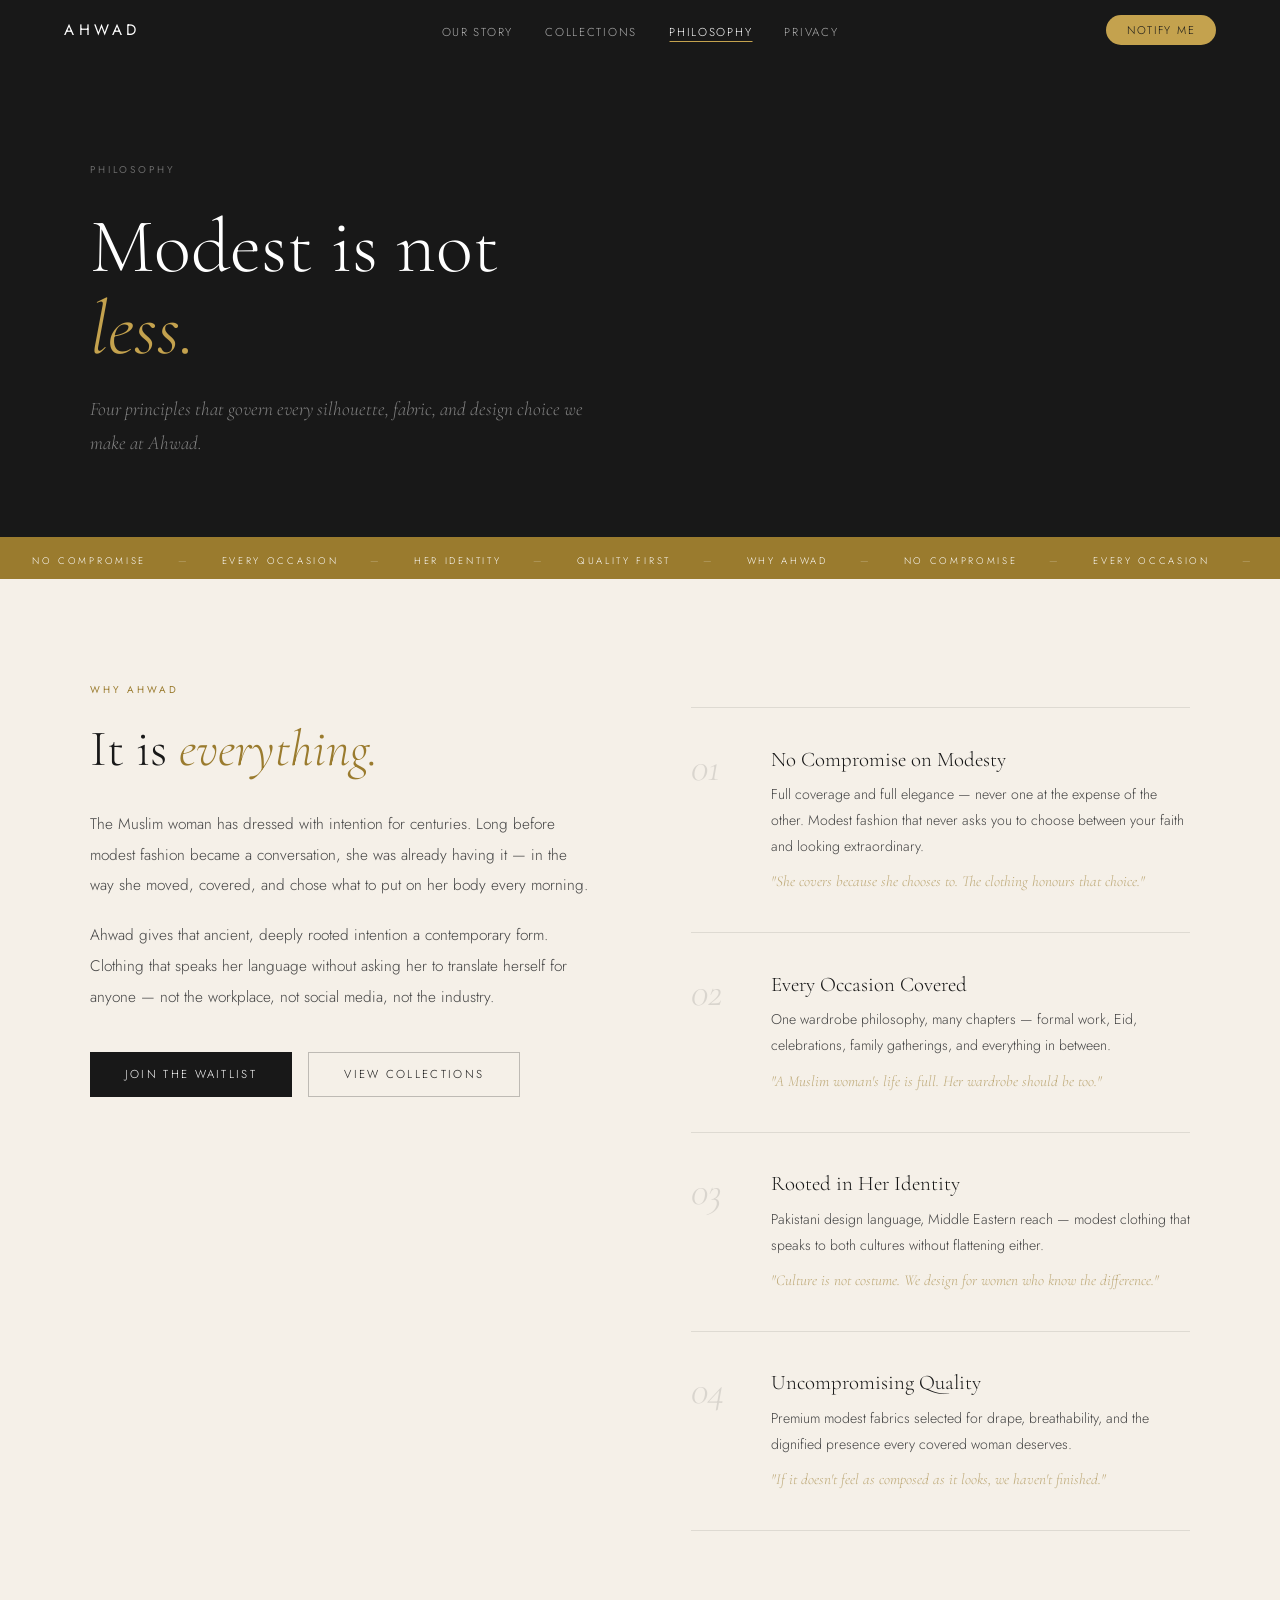
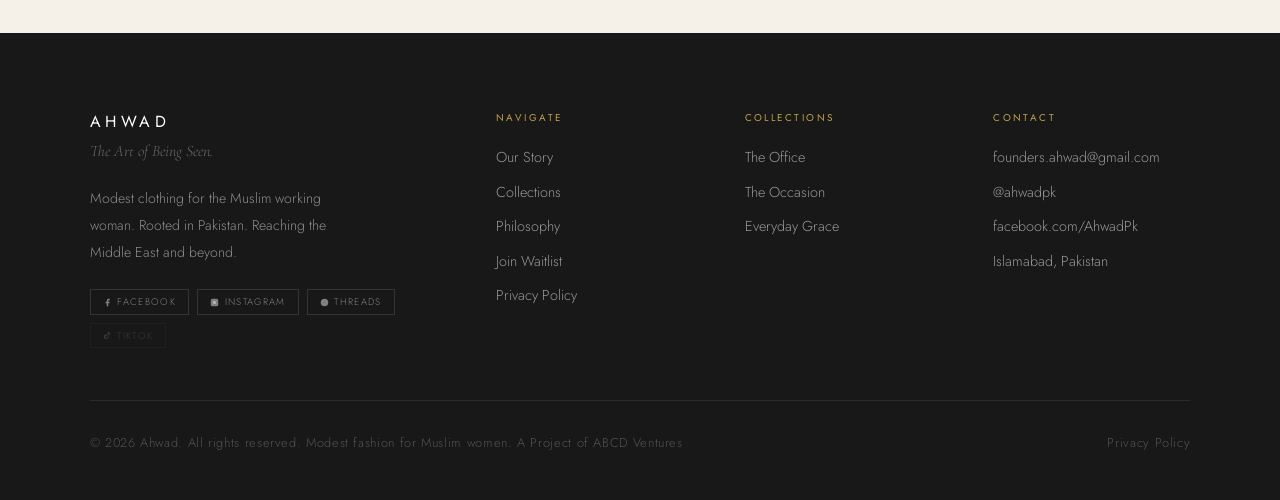
<file: philosophy.html>
<!DOCTYPE html>
<html lang="en">
<head>
<meta charset="UTF-8"/><meta name="viewport" content="width=device-width, initial-scale=1.0"/>
<title>Philosophy — Ahwad Modest Fashion</title>
<meta name="description" content="Four principles behind Ahwad modest fashion — no compromise, every occasion, her identity, and quality first. Why we design the way we do for Muslim women."/>
<meta name="robots" content="index, follow"/>
<link rel="canonical" href="https://ahwad.com/philosophy.html"/>
<link rel="stylesheet" href="style.css"/>
<style>
.phi-body {
  padding: clamp(4rem,8vw,9rem) clamp(1.5rem,7vw,8rem);
  background: var(--cream);
  display: grid;
  grid-template-columns: 1fr 1fr;
  gap: clamp(3rem,8vw,10rem);
  align-items: start;
}
.phi-left h2 {
  font-family: 'Cormorant Garamond', serif;
  font-size: clamp(2rem,4vw,3.8rem);
  font-weight: 300; line-height: 1.1;
  color: var(--ink);
  margin: 1rem 0 2rem;
}
.phi-left h2 em { font-style: italic; color: var(--gold); }
.phi-left p {
  font-family: 'Jost', sans-serif;
  font-size: clamp(.88rem,1.2vw,.96rem);
  font-weight: 300; line-height: 2;
  color: var(--ink-soft); margin-bottom: 1.2rem;
}
.phi-ctas { margin-top: 2.5rem; display: flex; gap: 1rem; flex-wrap: wrap; }

.phi-items { padding-top: clamp(1rem,2vw,2rem); }

.phi-item {
  padding: clamp(1.8rem,3vw,2.8rem) 0;
  border-bottom: 1px solid rgba(24,24,24,.1);
  display: grid;
  grid-template-columns: 3.5rem 1fr;
  gap: 1.5rem;
  align-items: start;
  transition: padding-left .3s;
  position: relative;
  cursor: default;
}
.phi-item:first-child { border-top: 1px solid rgba(24,24,24,.1); }
.phi-item:hover { padding-left: .4rem; }
.phi-item::before {
  content: '';
  position: absolute; left: 0; top: 0; bottom: 0;
  width: 2px; background: var(--gold);
  transform: scaleY(0); transform-origin: bottom;
  transition: transform .35s ease;
}
.phi-item:hover::before { transform: scaleY(1); }

.phi-n {
  font-family: 'Cormorant Garamond', serif;
  font-size: 2.5rem; font-weight: 300; font-style: italic;
  color: var(--ink); opacity: .12; line-height: 1;
  transition: opacity .3s;
}
.phi-item:hover .phi-n { opacity: .35; }

.phi-t h3 {
  font-family: 'Cormorant Garamond', serif;
  font-size: 1.3rem; font-weight: 300;
  color: var(--ink); margin-bottom: .6rem;
}
.phi-t p {
  font-family: 'Jost', sans-serif;
  font-size: .88rem; font-weight: 300;
  color: var(--ink-soft); line-height: 1.85;
  margin-bottom: .7rem;
  transition: color .3s;
}
.phi-item:hover .phi-t p { color: var(--ink); }
.phi-quote {
  font-family: 'Cormorant Garamond', serif;
  font-style: italic; font-size: .95rem;
  color: var(--gold); opacity: .6;
  display: block; line-height: 1.55;
}

@media (max-width: 900px) { .phi-body { grid-template-columns: 1fr; gap: 3rem; } }
</style>
</head>
<body>
<nav id="nav" role="navigation" aria-label="Main navigation">
  <a class="n-logo" href="index.html">AHWAD</a>
  <ul class="n-links" role="list">
    <li><a href="about.html">Our Story</a></li>
    <li><a href="collections.html">Collections</a></li>
    <li><a href="philosophy.html">Philosophy</a></li>
    <li><a href="privacy.html">Privacy</a></li>
  </ul>
  <a class="n-cta" href="waitlist.html">Notify Me</a>
  <button class="n-hbg" id="hbg" aria-label="Toggle menu" aria-expanded="false">
    <span></span><span></span><span></span>
  </button>
</nav>
<div id="mob" role="dialog" aria-modal="true" aria-label="Navigation">
  <a href="about.html" onclick="closeMob()">Our Story</a>
  <a href="collections.html" onclick="closeMob()">Collections</a>
  <a href="philosophy.html" onclick="closeMob()">Philosophy</a>
  <a href="privacy.html" onclick="closeMob()">Privacy</a>
  <a href="waitlist.html" onclick="closeMob()" class="mob-cta">Notify Me</a>
</div>
<header class="page-header">
  <span class="eyebrow">Philosophy</span>
  <h1>Modest is not<br/><em>less.</em></h1>
  <p>Four principles that govern every silhouette, fabric, and design choice we make at Ahwad.</p>
</header>
<div class="marquee" aria-hidden="true"><div class="marquee-inner"><span>No Compromise</span><span class="sep">—</span><span>Every Occasion</span><span class="sep">—</span><span>Her Identity</span><span class="sep">—</span><span>Quality First</span><span class="sep">—</span><span>Why Ahwad</span><span class="sep">—</span><span>No Compromise</span><span class="sep">—</span><span>Every Occasion</span><span class="sep">—</span><span>Her Identity</span><span class="sep">—</span><span>Quality First</span><span class="sep">—</span><span>Why Ahwad</span><span class="sep">—</span></div></div>
<main class="phi-body">
  <div class="phi-left">
    <span class="eyebrow rv">Why Ahwad</span>
    <h2 class="rv d1">It is <em>everything.</em></h2>
    <p class="rv d1">The Muslim woman has dressed with intention for centuries. Long before modest fashion became a conversation, she was already having it — in the way she moved, covered, and chose what to put on her body every morning.</p>
    <p class="rv d2">Ahwad gives that ancient, deeply rooted intention a contemporary form. Clothing that speaks her language without asking her to translate herself for anyone — not the workplace, not social media, not the industry.</p>
    <div class="phi-ctas rv d3">
      <a href="waitlist.html" class="btn btn-dark">Join the Waitlist</a>
      <a href="collections.html" class="btn btn-ghost">View Collections</a>
    </div>
  </div>
  <div class="phi-items">
    <div class="phi-item rv d1">
      <span class="phi-n">01</span>
      <div class="phi-t">
        <h3>No Compromise on Modesty</h3>
        <p>Full coverage and full elegance — never one at the expense of the other. Modest fashion that never asks you to choose between your faith and looking extraordinary.</p>
        <span class="phi-quote">"She covers because she chooses to. The clothing honours that choice."</span>
      </div>
    </div>
    <div class="phi-item rv d2">
      <span class="phi-n">02</span>
      <div class="phi-t">
        <h3>Every Occasion Covered</h3>
        <p>One wardrobe philosophy, many chapters — formal work, Eid, celebrations, family gatherings, and everything in between.</p>
        <span class="phi-quote">"A Muslim woman's life is full. Her wardrobe should be too."</span>
      </div>
    </div>
    <div class="phi-item rv d3">
      <span class="phi-n">03</span>
      <div class="phi-t">
        <h3>Rooted in Her Identity</h3>
        <p>Pakistani design language, Middle Eastern reach — modest clothing that speaks to both cultures without flattening either.</p>
        <span class="phi-quote">"Culture is not costume. We design for women who know the difference."</span>
      </div>
    </div>
    <div class="phi-item rv d4">
      <span class="phi-n">04</span>
      <div class="phi-t">
        <h3>Uncompromising Quality</h3>
        <p>Premium modest fabrics selected for drape, breathability, and the dignified presence every covered woman deserves.</p>
        <span class="phi-quote">"If it doesn't feel as composed as it looks, we haven't finished."</span>
      </div>
    </div>
  </div>
</main>
<footer role="contentinfo">
  <div class="footer-grid">
    <div class="footer-brand">
      <a class="f-name" href="index.html">AHWAD</a>
      <span class="f-tag">The Art of Being Seen.</span>
      <p>Modest clothing for the Muslim working woman. Rooted in Pakistan. Reaching the Middle East and beyond.</p>
      <div class="soc">
        <a href="https://www.facebook.com/AhwadPk/" rel="noopener noreferrer" target="_blank" aria-label="Ahwad on Facebook">
          <svg viewBox="0 0 24 24"><path d="M18 2h-3a5 5 0 00-5 5v3H7v4h3v8h4v-8h3l1-4h-4V7a1 1 0 011-1h3z"/></svg>Facebook
        </a>
        <a href="https://www.instagram.com/ahwadpk/" rel="noopener noreferrer" target="_blank" aria-label="Ahwad on Instagram">
          <svg viewBox="0 0 24 24"><rect x="2" y="2" width="20" height="20" rx="5"/><path d="M16 11.37A4 4 0 1112.63 8 4 4 0 0116 11.37z"/></svg>Instagram
        </a>
        <a href="https://www.threads.com/@ahwadpk" rel="noopener noreferrer" target="_blank" aria-label="Ahwad on Threads">
          <svg viewBox="0 0 24 24"><circle cx="12" cy="12" r="10"/><path d="M8 12h8M12 8v8"/></svg>Threads
        </a>
        <a class="dim" href="#" aria-label="TikTok — coming soon">
          <!-- TIKTOK: swap href="#" for your TikTok URL when ready -->
          <svg viewBox="0 0 24 24"><path d="M19.59 6.69a4.83 4.83 0 01-3.77-4.25V2h-3.45v13.67a2.89 2.89 0 01-5.77 0 2.89 2.89 0 012.89-2.89c.28 0 .54.04.79.1V9.01a6.34 6.34 0 104.55 6.09V8.69a8.18 8.18 0 004.77 1.52V6.75a4.85 4.85 0 01-1-.06z"/></svg>TikTok
        </a>
      </div>
    </div>
    <nav class="footer-col" aria-label="Footer navigation">
      <h4>Navigate</h4>
      <ul>
        <li><a href="about.html">Our Story</a></li>
        <li><a href="collections.html">Collections</a></li>
        <li><a href="philosophy.html">Philosophy</a></li>
        <li><a href="waitlist.html">Join Waitlist</a></li>
        <li><a href="privacy.html">Privacy Policy</a></li>
      </ul>
    </nav>
    <div class="footer-col">
      <h4>Collections</h4>
      <ul>
        <li><a href="collections.html">The Office</a></li>
        <li><a href="collections.html">The Occasion</a></li>
        <li><a href="collections.html">Everyday Grace</a></li>
      </ul>
    </div>
    <div class="footer-col">
      <h4>Contact</h4>
      <ul>
        <li><a href="mailto:founders.ahwad@gmail.com">founders.ahwad@gmail.com</a></li>
        <li><a href="https://www.instagram.com/ahwadpk/" rel="noopener noreferrer" target="_blank">@ahwadpk</a></li>
        <li><a href="https://www.facebook.com/AhwadPk/" rel="noopener noreferrer" target="_blank">facebook.com/AhwadPk</a></li>
        <li><a href="about.html">Islamabad, Pakistan</a></li>
      </ul>
    </div>
  </div>
  <div class="footer-bottom">
    <p>© <span id="year"></span> Ahwad. All rights reserved. Modest fashion for Muslim women. A Project of <a href="https://www.abcdventureslimited.com" rel="noopener noreferrer" target="_blank">ABCD Ventures</a></p>
    <a href="privacy.html">Privacy Policy</a>
  </div>
</footer>
<script src="nav.js"></script>
</body>
</html>
</file>
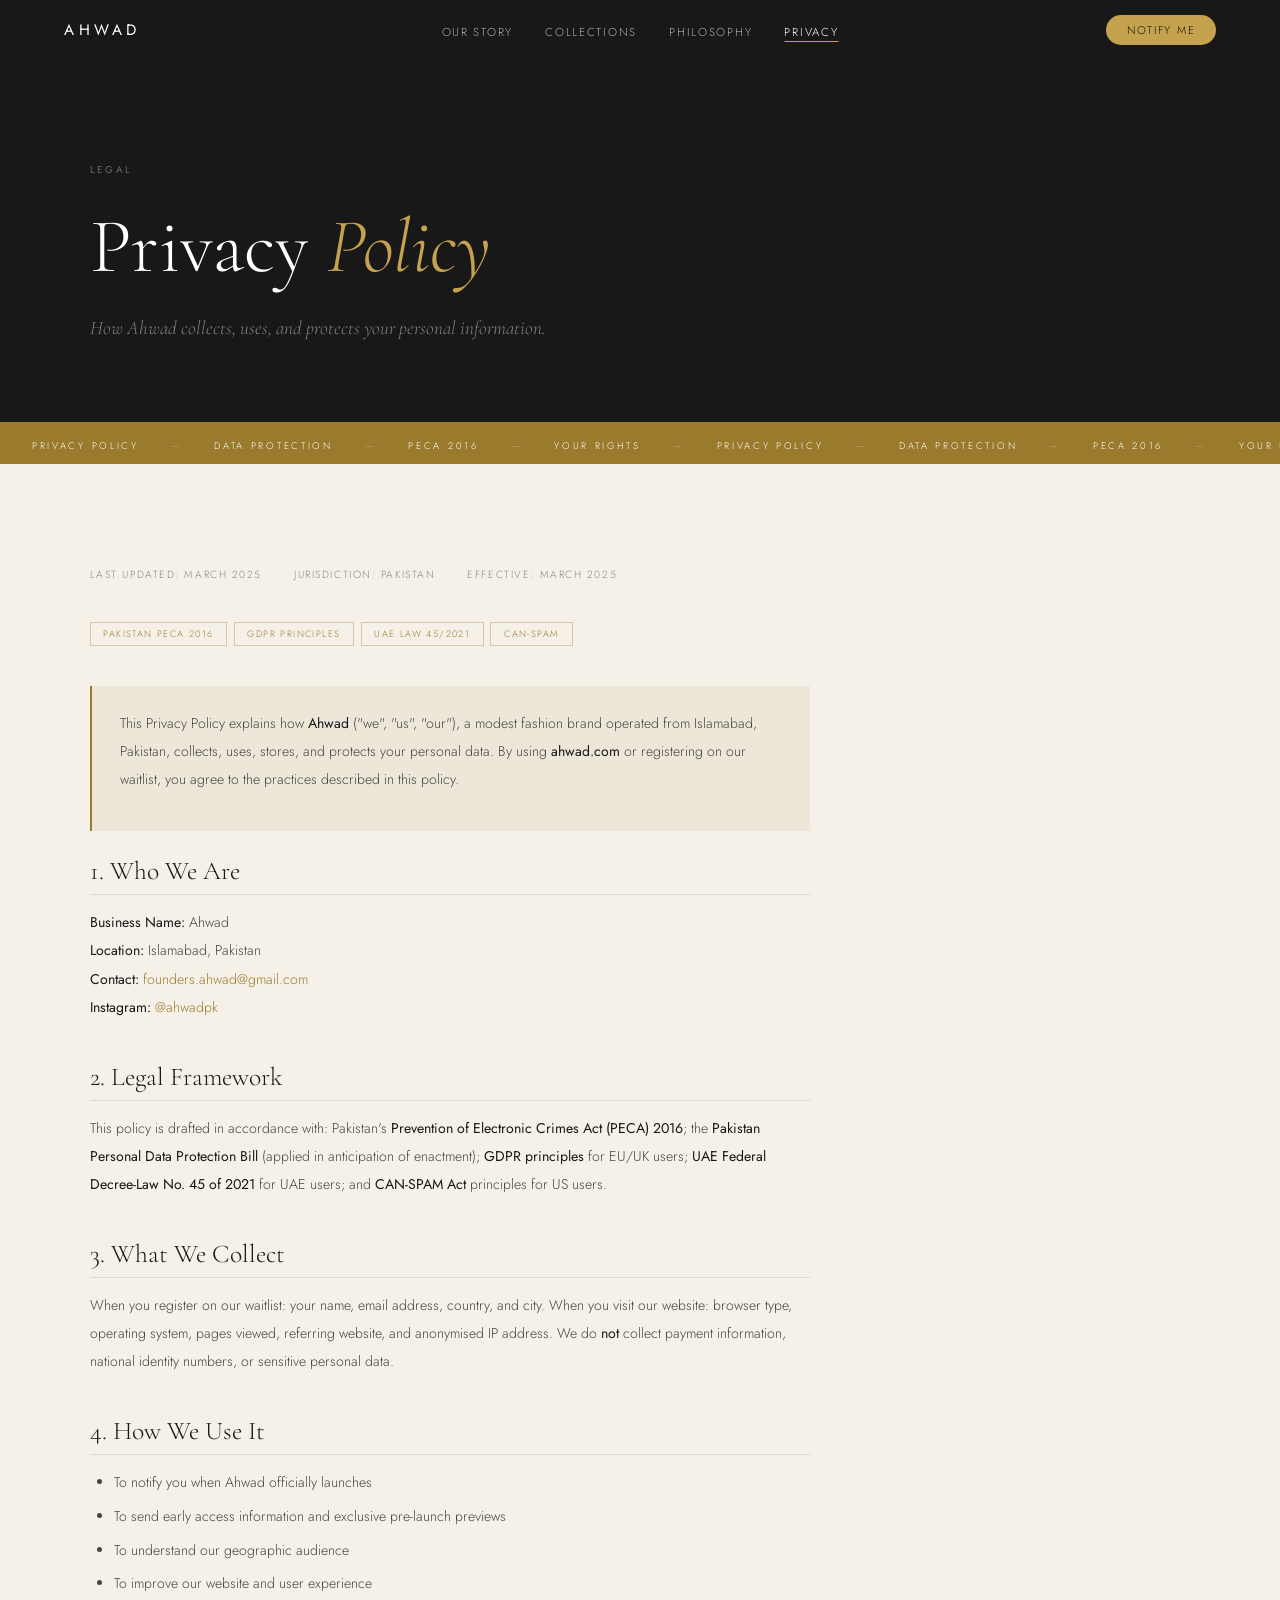
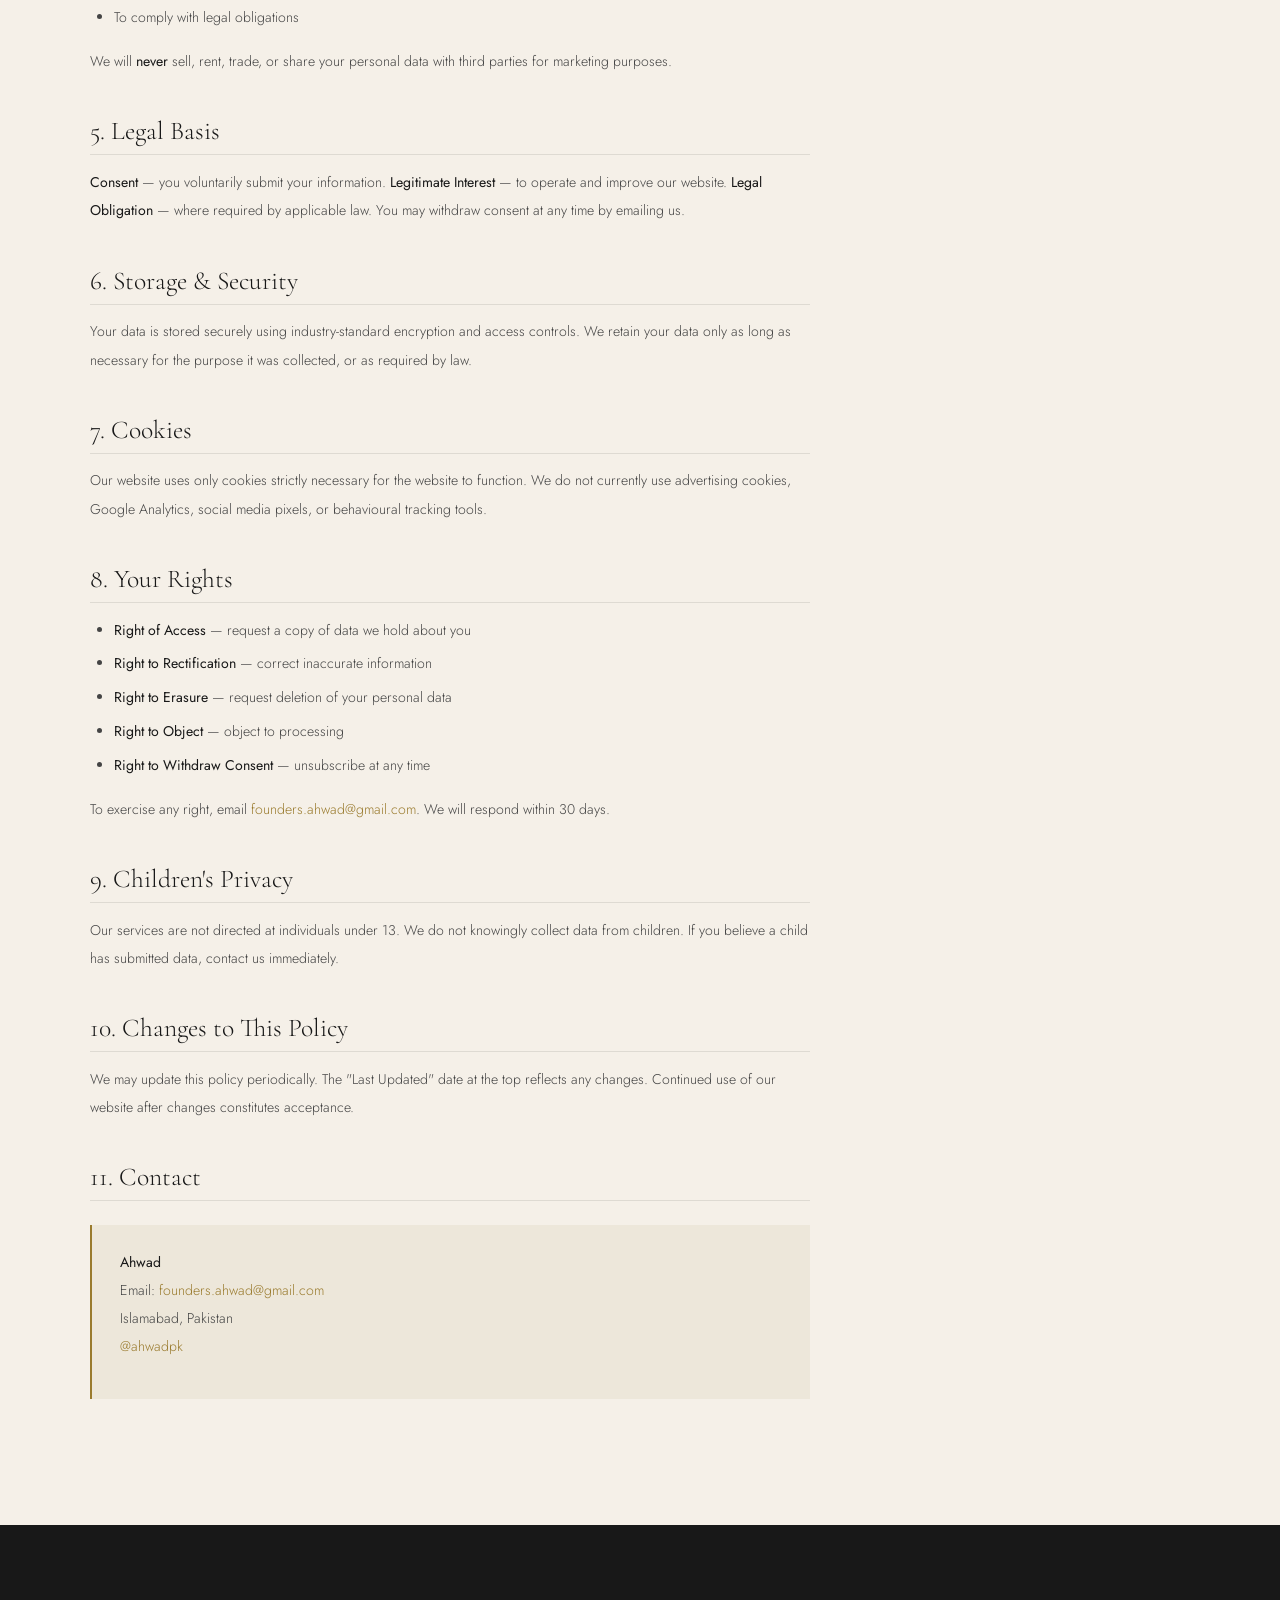
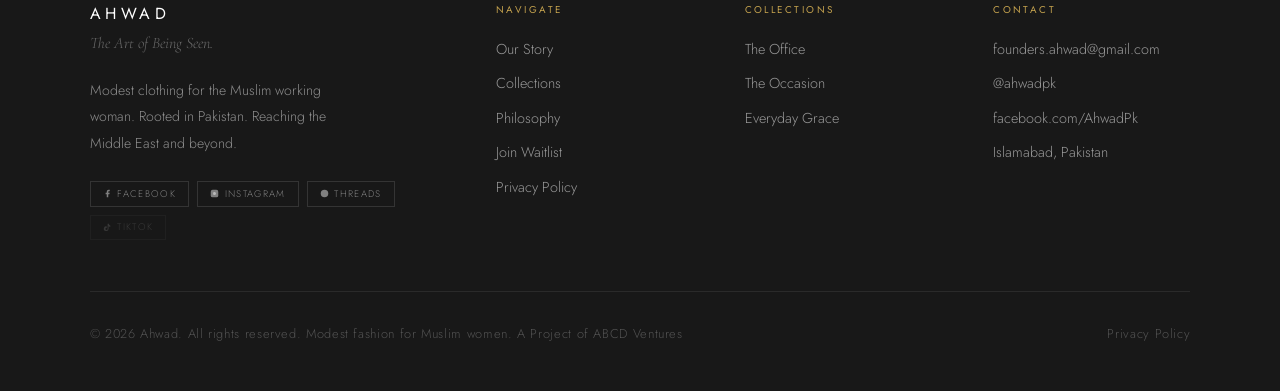
<file: privacy.html>
<!DOCTYPE html>
<html lang="en">
<head>
<meta charset="UTF-8"/><meta name="viewport" content="width=device-width, initial-scale=1.0"/>
<title>Privacy Policy — Ahwad Modest Fashion</title>
<meta name="description" content="Ahwad's privacy policy — how we collect, use, and protect your personal data under Pakistan's PECA 2016 and international data protection principles."/>
<meta name="robots" content="index, follow"/>
<link rel="canonical" href="https://ahwad.com/privacy.html"/>
<link rel="stylesheet" href="style.css"/>
<style>
.priv-body {
  padding: clamp(4rem,8vw,9rem) clamp(1.5rem,7vw,8rem);
  background: var(--cream);
  max-width: 900px;
}
.priv-meta {
  font-family: 'Jost', sans-serif;
  font-size: .65rem; font-weight: 300;
  letter-spacing: .15em; text-transform: uppercase;
  color: var(--ink-muted);
  margin-bottom: 2.5rem;
  display: flex; gap: 2rem; flex-wrap: wrap;
}
.priv-badges { display: flex; flex-wrap: wrap; gap: .4rem; margin-bottom: 2.5rem; }
.badge {
  font-family: 'Jost', sans-serif;
  font-size: .58rem; font-weight: 300;
  letter-spacing: .15em; text-transform: uppercase;
  color: var(--gold);
  border: 1px solid rgba(154,123,46,.35);
  padding: .3rem .8rem;
}
.hi {
  background: var(--cream-dark);
  border-left: 2px solid var(--gold);
  padding: 1.4rem 1.8rem;
  margin: 1.5rem 0;
}
.hi p { margin-bottom: 0; }
.priv-body h2 {
  font-family: 'Cormorant Garamond', serif;
  font-size: clamp(1.3rem,2vw,1.7rem); font-weight: 300;
  color: var(--ink); margin: 2.5rem 0 .8rem;
  padding-bottom: .5rem;
  border-bottom: 1px solid rgba(24,24,24,.1);
}
.priv-body h2:first-of-type { margin-top: 0; }
.priv-body p {
  font-family: 'Jost', sans-serif;
  font-size: clamp(.88rem,1.1vw,.95rem);
  font-weight: 300; line-height: 2;
  color: var(--ink-soft); margin-bottom: 1rem;
}
.priv-body ul {
  font-family: 'Jost', sans-serif;
  font-size: clamp(.88rem,1.1vw,.95rem);
  font-weight: 300; line-height: 2;
  color: var(--ink-soft);
  padding-left: 1.5rem; margin-bottom: 1rem;
}
.priv-body li { margin-bottom: .35rem; }
.priv-body strong { font-weight: 400; color: var(--ink); }
.priv-body a { color: var(--gold); text-decoration: none; }
.priv-body a:hover { text-decoration: underline; }
</style>
</head>
<body>
<nav id="nav" role="navigation" aria-label="Main navigation">
  <a class="n-logo" href="index.html">AHWAD</a>
  <ul class="n-links" role="list">
    <li><a href="about.html">Our Story</a></li>
    <li><a href="collections.html">Collections</a></li>
    <li><a href="philosophy.html">Philosophy</a></li>
    <li><a href="privacy.html">Privacy</a></li>
  </ul>
  <a class="n-cta" href="waitlist.html">Notify Me</a>
  <button class="n-hbg" id="hbg" aria-label="Toggle menu" aria-expanded="false">
    <span></span><span></span><span></span>
  </button>
</nav>
<div id="mob" role="dialog" aria-modal="true" aria-label="Navigation">
  <a href="about.html" onclick="closeMob()">Our Story</a>
  <a href="collections.html" onclick="closeMob()">Collections</a>
  <a href="philosophy.html" onclick="closeMob()">Philosophy</a>
  <a href="privacy.html" onclick="closeMob()">Privacy</a>
  <a href="waitlist.html" onclick="closeMob()" class="mob-cta">Notify Me</a>
</div>
<header class="page-header">
  <span class="eyebrow">Legal</span>
  <h1>Privacy <em>Policy</em></h1>
  <p>How Ahwad collects, uses, and protects your personal information.</p>
</header>
<div class="marquee" aria-hidden="true"><div class="marquee-inner"><span>Privacy Policy</span><span class="sep">—</span><span>Data Protection</span><span class="sep">—</span><span>PECA 2016</span><span class="sep">—</span><span>Your Rights</span><span class="sep">—</span><span>Privacy Policy</span><span class="sep">—</span><span>Data Protection</span><span class="sep">—</span><span>PECA 2016</span><span class="sep">—</span><span>Your Rights</span><span class="sep">—</span></div></div>
<main class="priv-body">
  <div class="priv-meta"><span>Last Updated: March 2025</span><span>Jurisdiction: Pakistan</span><span>Effective: March 2025</span></div>
  <div class="priv-badges"><span class="badge">Pakistan PECA 2016</span><span class="badge">GDPR Principles</span><span class="badge">UAE Law 45/2021</span><span class="badge">CAN-SPAM</span></div>
  <div class="hi"><p>This Privacy Policy explains how <strong>Ahwad</strong> ("we", "us", "our"), a modest fashion brand operated from Islamabad, Pakistan, collects, uses, stores, and protects your personal data. By using <strong>ahwad.com</strong> or registering on our waitlist, you agree to the practices described in this policy.</p></div>
  <h2>1. Who We Are</h2>
  <p><strong>Business Name:</strong> Ahwad<br/><strong>Location:</strong> Islamabad, Pakistan<br/><strong>Contact:</strong> <a href="mailto:founders.ahwad@gmail.com">founders.ahwad@gmail.com</a><br/><strong>Instagram:</strong> <a href="https://www.instagram.com/ahwadpk/" target="_blank" rel="noopener noreferrer">@ahwadpk</a></p>
  <h2>2. Legal Framework</h2>
  <p>This policy is drafted in accordance with: Pakistan's <strong>Prevention of Electronic Crimes Act (PECA) 2016</strong>; the <strong>Pakistan Personal Data Protection Bill</strong> (applied in anticipation of enactment); <strong>GDPR principles</strong> for EU/UK users; <strong>UAE Federal Decree-Law No. 45 of 2021</strong> for UAE users; and <strong>CAN-SPAM Act</strong> principles for US users.</p>
  <h2>3. What We Collect</h2>
  <p>When you register on our waitlist: your name, email address, country, and city. When you visit our website: browser type, operating system, pages viewed, referring website, and anonymised IP address. We do <strong>not</strong> collect payment information, national identity numbers, or sensitive personal data.</p>
  <h2>4. How We Use It</h2>
  <ul><li>To notify you when Ahwad officially launches</li><li>To send early access information and exclusive pre-launch previews</li><li>To understand our geographic audience</li><li>To improve our website and user experience</li><li>To comply with legal obligations</li></ul>
  <p>We will <strong>never</strong> sell, rent, trade, or share your personal data with third parties for marketing purposes.</p>
  <h2>5. Legal Basis</h2>
  <p><strong>Consent</strong> — you voluntarily submit your information. <strong>Legitimate Interest</strong> — to operate and improve our website. <strong>Legal Obligation</strong> — where required by applicable law. You may withdraw consent at any time by emailing us.</p>
  <h2>6. Storage &amp; Security</h2>
  <p>Your data is stored securely using industry-standard encryption and access controls. We retain your data only as long as necessary for the purpose it was collected, or as required by law.</p>
  <h2>7. Cookies</h2>
  <p>Our website uses only cookies strictly necessary for the website to function. We do not currently use advertising cookies, Google Analytics, social media pixels, or behavioural tracking tools.</p>
  <h2>8. Your Rights</h2>
  <ul><li><strong>Right of Access</strong> — request a copy of data we hold about you</li><li><strong>Right to Rectification</strong> — correct inaccurate information</li><li><strong>Right to Erasure</strong> — request deletion of your personal data</li><li><strong>Right to Object</strong> — object to processing</li><li><strong>Right to Withdraw Consent</strong> — unsubscribe at any time</li></ul>
  <p>To exercise any right, email <a href="mailto:founders.ahwad@gmail.com">founders.ahwad@gmail.com</a>. We will respond within 30 days.</p>
  <h2>9. Children's Privacy</h2>
  <p>Our services are not directed at individuals under 13. We do not knowingly collect data from children. If you believe a child has submitted data, contact us immediately.</p>
  <h2>10. Changes to This Policy</h2>
  <p>We may update this policy periodically. The "Last Updated" date at the top reflects any changes. Continued use of our website after changes constitutes acceptance.</p>
  <h2>11. Contact</h2>
  <div class="hi"><p><strong>Ahwad</strong><br/>Email: <a href="mailto:founders.ahwad@gmail.com">founders.ahwad@gmail.com</a><br/>Islamabad, Pakistan<br/><a href="https://www.instagram.com/ahwadpk/" target="_blank" rel="noopener noreferrer">@ahwadpk</a></p></div>
</main>
<footer role="contentinfo">
  <div class="footer-grid">
    <div class="footer-brand">
      <a class="f-name" href="index.html">AHWAD</a>
      <span class="f-tag">The Art of Being Seen.</span>
      <p>Modest clothing for the Muslim working woman. Rooted in Pakistan. Reaching the Middle East and beyond.</p>
      <div class="soc">
        <a href="https://www.facebook.com/AhwadPk/" rel="noopener noreferrer" target="_blank" aria-label="Ahwad on Facebook">
          <svg viewBox="0 0 24 24"><path d="M18 2h-3a5 5 0 00-5 5v3H7v4h3v8h4v-8h3l1-4h-4V7a1 1 0 011-1h3z"/></svg>Facebook
        </a>
        <a href="https://www.instagram.com/ahwadpk/" rel="noopener noreferrer" target="_blank" aria-label="Ahwad on Instagram">
          <svg viewBox="0 0 24 24"><rect x="2" y="2" width="20" height="20" rx="5"/><path d="M16 11.37A4 4 0 1112.63 8 4 4 0 0116 11.37z"/></svg>Instagram
        </a>
        <a href="https://www.threads.com/@ahwadpk" rel="noopener noreferrer" target="_blank" aria-label="Ahwad on Threads">
          <svg viewBox="0 0 24 24"><circle cx="12" cy="12" r="10"/><path d="M8 12h8M12 8v8"/></svg>Threads
        </a>
        <a class="dim" href="#" aria-label="TikTok — coming soon">
          <!-- TIKTOK: swap href="#" for your TikTok URL when ready -->
          <svg viewBox="0 0 24 24"><path d="M19.59 6.69a4.83 4.83 0 01-3.77-4.25V2h-3.45v13.67a2.89 2.89 0 01-5.77 0 2.89 2.89 0 012.89-2.89c.28 0 .54.04.79.1V9.01a6.34 6.34 0 104.55 6.09V8.69a8.18 8.18 0 004.77 1.52V6.75a4.85 4.85 0 01-1-.06z"/></svg>TikTok
        </a>
      </div>
    </div>
    <nav class="footer-col" aria-label="Footer navigation">
      <h4>Navigate</h4>
      <ul>
        <li><a href="about.html">Our Story</a></li>
        <li><a href="collections.html">Collections</a></li>
        <li><a href="philosophy.html">Philosophy</a></li>
        <li><a href="waitlist.html">Join Waitlist</a></li>
        <li><a href="privacy.html">Privacy Policy</a></li>
      </ul>
    </nav>
    <div class="footer-col">
      <h4>Collections</h4>
      <ul>
        <li><a href="collections.html">The Office</a></li>
        <li><a href="collections.html">The Occasion</a></li>
        <li><a href="collections.html">Everyday Grace</a></li>
      </ul>
    </div>
    <div class="footer-col">
      <h4>Contact</h4>
      <ul>
        <li><a href="mailto:founders.ahwad@gmail.com">founders.ahwad@gmail.com</a></li>
        <li><a href="https://www.instagram.com/ahwadpk/" rel="noopener noreferrer" target="_blank">@ahwadpk</a></li>
        <li><a href="https://www.facebook.com/AhwadPk/" rel="noopener noreferrer" target="_blank">facebook.com/AhwadPk</a></li>
        <li><a href="about.html">Islamabad, Pakistan</a></li>
      </ul>
    </div>
  </div>
  <div class="footer-bottom">
    <p>© <span id="year"></span> Ahwad. All rights reserved. Modest fashion for Muslim women. A Project of <a href="https://www.abcdventureslimited.com" rel="noopener noreferrer" target="_blank">ABCD Ventures</a></p>
    <a href="privacy.html">Privacy Policy</a>
  </div>
</footer>
<script src="nav.js"></script>
</body>
</html>
</file>
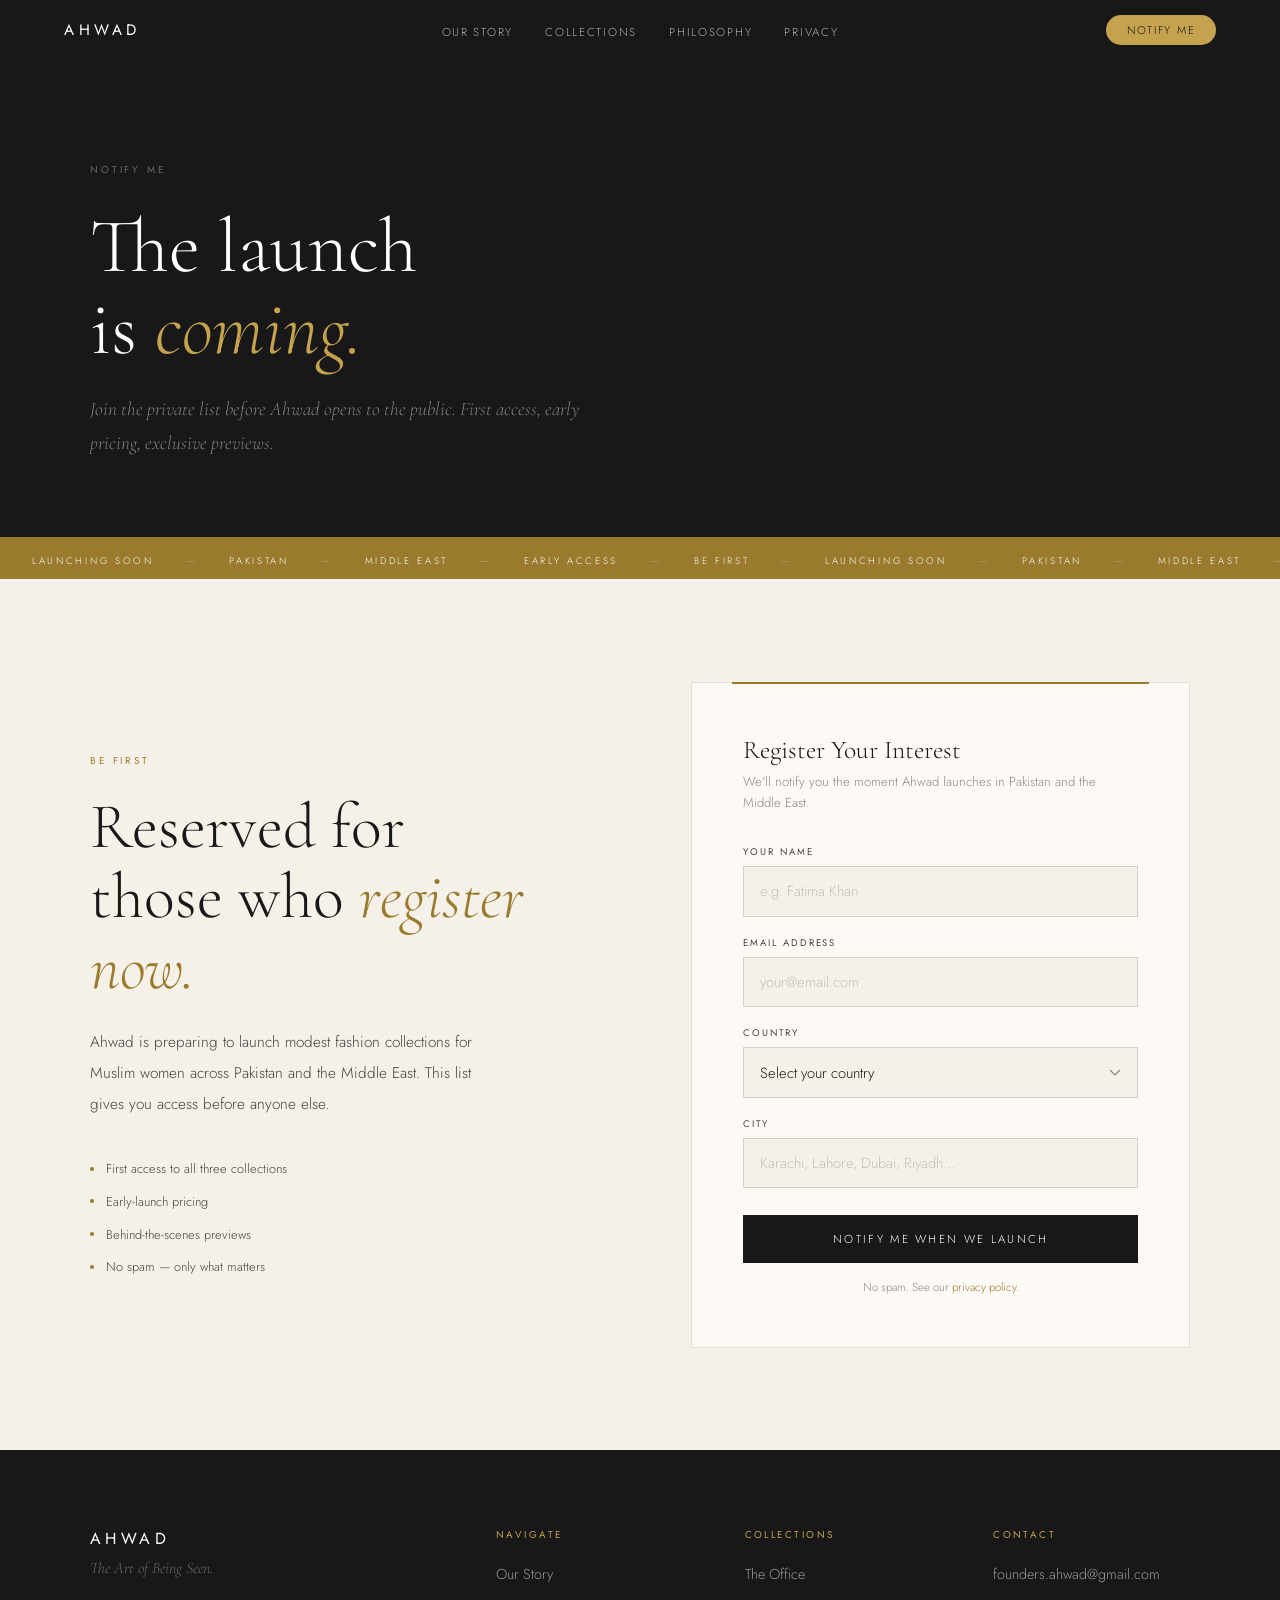
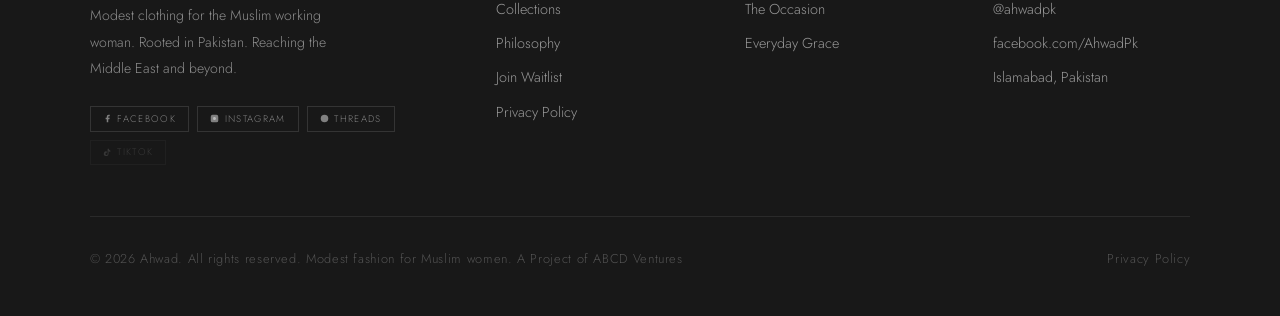
<file: waitlist.html>
<!DOCTYPE html>
<html lang="en">
<head>
<meta charset="UTF-8"/><meta name="viewport" content="width=device-width, initial-scale=1.0"/>
<title>Join the Waitlist — Ahwad Modest Fashion</title>
<meta name="description" content="Join the Ahwad waitlist for early access to modest fashion collections in Pakistan and the Middle East. First access, early pricing, and exclusive launch previews."/>
<meta name="robots" content="index, follow"/>
<link rel="canonical" href="https://ahwad.com/waitlist.html"/>
<link rel="stylesheet" href="style.css"/>
<style>
.wl-body {
  padding: clamp(4rem,8vw,9rem) clamp(1.5rem,7vw,8rem);
  background: var(--cream);
  display: grid;
  grid-template-columns: 1fr 1fr;
  gap: clamp(3rem,8vw,10rem);
  align-items: center;
  min-height: calc(100vh - 60px);
}
.wl-left h2 {
  font-family: 'Cormorant Garamond', serif;
  font-size: clamp(2.2rem,5vw,4.2rem);
  font-weight: 300; line-height: 1.1;
  color: var(--ink); margin: 1rem 0 1.5rem;
}
.wl-left h2 em { font-style: italic; color: var(--gold); }
.wl-left p {
  font-family: 'Jost', sans-serif;
  font-size: clamp(.88rem,1.2vw,.96rem);
  font-weight: 300; line-height: 2;
  color: var(--ink-soft); max-width: 400px;
}
.wl-perks {
  margin-top: 2.5rem;
  display: flex; flex-direction: column; gap: .85rem;
}
.wl-perk {
  display: flex; align-items: center; gap: .8rem;
  font-family: 'Jost', sans-serif;
  font-size: .8rem; font-weight: 300;
  color: var(--ink-soft);
}
.wl-perk::before {
  content: '';
  width: 4px; height: 4px; border-radius: 50%;
  background: var(--gold); flex-shrink: 0;
}

/* FORM */
.wl-form-wrap {
  background: var(--white);
  border: 1px solid rgba(24,24,24,.12);
  padding: clamp(2rem,4vw,3.5rem);
  position: relative;
}
.wl-form-wrap::before {
  content: '';
  position: absolute; top: -1px; left: 2.5rem; right: 2.5rem;
  height: 2px; background: var(--gold);
}
.wl-form-wrap h3 {
  font-family: 'Cormorant Garamond', serif;
  font-size: 1.6rem; font-weight: 300;
  color: var(--ink); margin-bottom: .4rem;
}
.wl-sub {
  font-family: 'Jost', sans-serif;
  font-size: .82rem; font-weight: 300;
  color: var(--ink-muted); margin-bottom: 2rem; line-height: 1.6;
}
.wf { margin-bottom: 1.2rem; }
.wf label {
  display: block;
  font-family: 'Jost', sans-serif;
  font-size: .6rem; font-weight: 400;
  letter-spacing: .2em; text-transform: uppercase;
  color: var(--ink-soft); margin-bottom: .45rem;
}
.wf input, .wf select {
  width: 100%;
  padding: .82rem 1rem;
  background: var(--cream);
  border: 1px solid rgba(24,24,24,.15);
  font-family: 'Jost', sans-serif;
  font-weight: 300; font-size: .92rem;
  color: var(--ink); outline: none;
  transition: border-color .25s, background .25s;
  border-radius: 0; appearance: none; -webkit-appearance: none;
}
.wf input:focus, .wf select:focus { border-color: var(--gold); background: var(--white); }
.wf input::placeholder { color: var(--ink-muted); opacity: .45; }
.wf select {
  cursor: pointer;
  background-image: url("data:image/svg+xml,%3Csvg xmlns='http://www.w3.org/2000/svg' width='12' height='8'%3E%3Cpath d='M1 1l5 5 5-5' stroke='%23888' stroke-width='1.2' fill='none'/%3E%3C/svg%3E");
  background-repeat: no-repeat; background-position: right 1rem center;
  background-color: var(--cream);
}
.wf select option { background: var(--white); }
.err { border-color: #c0392b !important; }
.wl-btn {
  width: 100%; padding: 1rem;
  background: var(--ink); border: none;
  font-family: 'Jost', sans-serif;
  font-weight: 300; font-size: .72rem;
  letter-spacing: .2em; text-transform: uppercase;
  color: #fff; cursor: pointer;
  transition: background .25s; margin-top: .5rem;
}
.wl-btn:hover { background: #333; }
.wl-note {
  margin-top: 1rem; text-align: center;
  font-family: 'Jost', sans-serif;
  font-size: .72rem; font-weight: 300;
  color: var(--ink-muted);
}
.wl-note a { color: var(--gold); text-decoration: none; }
#wl-ok { display: none; text-align: center; padding: 3rem 1rem; }
.ok-check {
  width: 44px; height: 44px;
  margin: 0 auto 1.2rem;
  border: 1px solid var(--gold);
  border-radius: 50%;
  display: flex; align-items: center; justify-content: center;
  font-size: 1.1rem; color: var(--gold);
}
#wl-ok h4 {
  font-family: 'Cormorant Garamond', serif;
  font-size: 1.6rem; font-weight: 300; font-style: italic;
  color: var(--ink); margin-bottom: .5rem;
}
#wl-ok p {
  font-family: 'Jost', sans-serif;
  font-size: .85rem; font-weight: 300;
  color: var(--ink-soft); margin-bottom: 1.5rem;
}
#wl-ok a {
  font-family: 'Jost', sans-serif;
  font-size: .7rem; font-weight: 300;
  letter-spacing: .18em; text-transform: uppercase;
  color: var(--gold); text-decoration: none;
  border-bottom: 1px solid rgba(154,123,46,.3); padding-bottom: 2px;
}

@media (max-width: 900px) { .wl-body { grid-template-columns: 1fr; align-items: start; } }
</style>
</head>
<body>
<nav id="nav" role="navigation" aria-label="Main navigation">
  <a class="n-logo" href="index.html">AHWAD</a>
  <ul class="n-links" role="list">
    <li><a href="about.html">Our Story</a></li>
    <li><a href="collections.html">Collections</a></li>
    <li><a href="philosophy.html">Philosophy</a></li>
    <li><a href="privacy.html">Privacy</a></li>
  </ul>
  <a class="n-cta" href="waitlist.html">Notify Me</a>
  <button class="n-hbg" id="hbg" aria-label="Toggle menu" aria-expanded="false">
    <span></span><span></span><span></span>
  </button>
</nav>
<div id="mob" role="dialog" aria-modal="true" aria-label="Navigation">
  <a href="about.html" onclick="closeMob()">Our Story</a>
  <a href="collections.html" onclick="closeMob()">Collections</a>
  <a href="philosophy.html" onclick="closeMob()">Philosophy</a>
  <a href="privacy.html" onclick="closeMob()">Privacy</a>
  <a href="waitlist.html" onclick="closeMob()" class="mob-cta">Notify Me</a>
</div>
<header class="page-header">
  <span class="eyebrow">Notify Me</span>
  <h1>The launch<br/>is <em>coming.</em></h1>
  <p>Join the private list before Ahwad opens to the public. First access, early pricing, exclusive previews.</p>
</header>
<div class="marquee" aria-hidden="true"><div class="marquee-inner"><span>Launching Soon</span><span class="sep">—</span><span>Pakistan</span><span class="sep">—</span><span>Middle East</span><span class="sep">—</span><span>Early Access</span><span class="sep">—</span><span>Be First</span><span class="sep">—</span><span>Launching Soon</span><span class="sep">—</span><span>Pakistan</span><span class="sep">—</span><span>Middle East</span><span class="sep">—</span><span>Early Access</span><span class="sep">—</span><span>Be First</span><span class="sep">—</span></div></div>
<main class="wl-body">
  <div class="wl-left">
    <span class="eyebrow rv">Be First</span>
    <h2 class="rv d1">Reserved for<br/>those who <em>register now.</em></h2>
    <p class="rv d2">Ahwad is preparing to launch modest fashion collections for Muslim women across Pakistan and the Middle East. This list gives you access before anyone else.</p>
    <div class="wl-perks rv d3">
      <div class="wl-perk">First access to all three collections</div>
      <div class="wl-perk">Early-launch pricing</div>
      <div class="wl-perk">Behind-the-scenes previews</div>
      <div class="wl-perk">No spam — only what matters</div>
    </div>
  </div>
  <div class="wl-form-wrap rv d1">
    <div id="wl-form-inner">
      <h3>Register Your Interest</h3>
      <p class="wl-sub">We'll notify you the moment Ahwad launches in Pakistan and the Middle East.</p>
      <div class="wf"><label for="wn">Your Name</label><input type="text" id="wn" name="name" autocomplete="name" placeholder="e.g. Fatima Khan"/></div>
      <div class="wf"><label for="we">Email Address</label><input type="email" id="we" name="email" autocomplete="email" placeholder="your@email.com"/></div>
      <div class="wf"><label for="wco">Country</label>
        <select id="wco" name="country">
          <option value="" disabled selected>Select your country</option>
          <option value="PK">Pakistan</option>
          <option value="AE">United Arab Emirates</option>
          <option value="SA">Saudi Arabia</option>
          <option value="KW">Kuwait</option>
          <option value="QA">Qatar</option>
          <option value="BH">Bahrain</option>
          <option value="OM">Oman</option>
          <option value="other">Other</option>
        </select>
      </div>
      <div class="wf"><label for="wc">City</label><input type="text" id="wc" name="city" autocomplete="address-level2" placeholder="Karachi, Lahore, Dubai, Riyadh…"/></div>
      <button class="wl-btn" onclick="sub()">Notify Me When We Launch</button>
      <p class="wl-note">No spam. See our <a href="privacy.html">privacy policy</a>.</p>
    </div>
    <div id="wl-ok" role="alert">
      <div class="ok-check" aria-hidden="true">✓</div>
      <h4>You're on the list.</h4>
      <p>We'll be in touch before anyone else hears a word.</p>
      <a href="collections.html">Explore our collections →</a>
    </div>
  </div>
</main>
<footer role="contentinfo">
  <div class="footer-grid">
    <div class="footer-brand">
      <a class="f-name" href="index.html">AHWAD</a>
      <span class="f-tag">The Art of Being Seen.</span>
      <p>Modest clothing for the Muslim working woman. Rooted in Pakistan. Reaching the Middle East and beyond.</p>
      <div class="soc">
        <a href="https://www.facebook.com/AhwadPk/" rel="noopener noreferrer" target="_blank" aria-label="Ahwad on Facebook">
          <svg viewBox="0 0 24 24"><path d="M18 2h-3a5 5 0 00-5 5v3H7v4h3v8h4v-8h3l1-4h-4V7a1 1 0 011-1h3z"/></svg>Facebook
        </a>
        <a href="https://www.instagram.com/ahwadpk/" rel="noopener noreferrer" target="_blank" aria-label="Ahwad on Instagram">
          <svg viewBox="0 0 24 24"><rect x="2" y="2" width="20" height="20" rx="5"/><path d="M16 11.37A4 4 0 1112.63 8 4 4 0 0116 11.37z"/></svg>Instagram
        </a>
        <a href="https://www.threads.com/@ahwadpk" rel="noopener noreferrer" target="_blank" aria-label="Ahwad on Threads">
          <svg viewBox="0 0 24 24"><circle cx="12" cy="12" r="10"/><path d="M8 12h8M12 8v8"/></svg>Threads
        </a>
        <a class="dim" href="#" aria-label="TikTok — coming soon">
          <!-- TIKTOK: swap href="#" for your TikTok URL when ready -->
          <svg viewBox="0 0 24 24"><path d="M19.59 6.69a4.83 4.83 0 01-3.77-4.25V2h-3.45v13.67a2.89 2.89 0 01-5.77 0 2.89 2.89 0 012.89-2.89c.28 0 .54.04.79.1V9.01a6.34 6.34 0 104.55 6.09V8.69a8.18 8.18 0 004.77 1.52V6.75a4.85 4.85 0 01-1-.06z"/></svg>TikTok
        </a>
      </div>
    </div>
    <nav class="footer-col" aria-label="Footer navigation">
      <h4>Navigate</h4>
      <ul>
        <li><a href="about.html">Our Story</a></li>
        <li><a href="collections.html">Collections</a></li>
        <li><a href="philosophy.html">Philosophy</a></li>
        <li><a href="waitlist.html">Join Waitlist</a></li>
        <li><a href="privacy.html">Privacy Policy</a></li>
      </ul>
    </nav>
    <div class="footer-col">
      <h4>Collections</h4>
      <ul>
        <li><a href="collections.html">The Office</a></li>
        <li><a href="collections.html">The Occasion</a></li>
        <li><a href="collections.html">Everyday Grace</a></li>
      </ul>
    </div>
    <div class="footer-col">
      <h4>Contact</h4>
      <ul>
        <li><a href="mailto:founders.ahwad@gmail.com">founders.ahwad@gmail.com</a></li>
        <li><a href="https://www.instagram.com/ahwadpk/" rel="noopener noreferrer" target="_blank">@ahwadpk</a></li>
        <li><a href="https://www.facebook.com/AhwadPk/" rel="noopener noreferrer" target="_blank">facebook.com/AhwadPk</a></li>
        <li><a href="about.html">Islamabad, Pakistan</a></li>
      </ul>
    </div>
  </div>
  <div class="footer-bottom">
    <p>© <span id="year"></span> Ahwad. All rights reserved. Modest fashion for Muslim women. A Project of <a href="https://www.abcdventureslimited.com" rel="noopener noreferrer" target="_blank">ABCD Ventures</a></p>
    <a href="privacy.html">Privacy Policy</a>
  </div>
</footer>
<script>
function sub(){
  var n=document.getElementById('wn'),e=document.getElementById('we'),c=document.getElementById('wco');
  [n,e,c].forEach(function(x){x.classList.remove('err');});
  var ok=true;
  if(!n.value.trim()){n.classList.add('err');ok=false;}
  if(!e.value.trim()||!e.value.includes('@')){e.classList.add('err');ok=false;}
  if(!c.value){c.classList.add('err');ok=false;}
  if(!ok){[n,e,c].find(function(x){return x.classList.contains('err');}).focus();return;}
  document.getElementById('wl-form-inner').style.display='none';
  document.getElementById('wl-ok').style.display='block';
}
document.addEventListener('keydown',function(e){if(e.key==='Enter'&&document.activeElement.closest('.wl-form-wrap'))sub();});
</script>
<script src="nav.js"></script>
</body>
</html>
</file>
<file: style.css>
@import url('https://fonts.googleapis.com/css2?family=Cormorant+Garamond:ital,wght@0,300;0,400;1,300;1,400&family=Jost:wght@300;400&display=swap');

*, *::before, *::after { margin: 0; padding: 0; box-sizing: border-box; }

:root {
  --cream: #F5F0E8;
  --cream-dark: #EDE7DA;
  --ink: #181818;
  --ink-soft: #444444;
  --ink-muted: #888888;
  --gold: #9A7B2E;
  --gold-light: #C4A24E;
  --white: #FDFAF5;
}

html { scroll-behavior: smooth; }

body {
  background: var(--cream);
  color: var(--ink);
  font-family: 'Jost', sans-serif;
  font-weight: 300;
  -webkit-font-smoothing: antialiased;
  overflow-x: hidden;
}

/* ─── SCROLLBAR ─── */
::-webkit-scrollbar { width: 3px; }
::-webkit-scrollbar-track { background: var(--cream); }
::-webkit-scrollbar-thumb { background: var(--gold); }

/* ─────────────────────────────────
   NAV
   Dark bar · Logo L · Links C · CTA R
───────────────────────────────── */
#nav {
  position: fixed;
  top: 0; left: 0; right: 0;
  z-index: 999;
  height: 60px;
  background: var(--ink);
  display: flex;
  align-items: center;
  padding: 0 clamp(1.5rem, 5vw, 4rem);
}

.n-logo {
  font-family: 'Jost', sans-serif;
  font-weight: 400;
  font-size: .95rem;
  letter-spacing: .3em;
  color: #fff;
  text-decoration: none;
  flex-shrink: 0;
}

.n-links {
  position: absolute;
  left: 50%;
  transform: translateX(-50%);
  display: flex;
  list-style: none;
  gap: clamp(1.5rem, 2.5vw, 2.5rem);
  align-items: center;
}

.n-links a {
  font-family: 'Jost', sans-serif;
  font-weight: 300;
  font-size: .72rem;
  letter-spacing: .15em;
  text-transform: uppercase;
  color: rgba(255,255,255,.65);
  text-decoration: none;
  transition: color .25s;
  white-space: nowrap;
}

.n-links a:hover,
.n-links a.active { color: #fff; }

.n-links a.active {
  border-bottom: 1px solid var(--gold-light);
  padding-bottom: 1px;
}

.n-cta {
  margin-left: auto;
  flex-shrink: 0;
  font-family: 'Jost', sans-serif;
  font-weight: 300;
  font-size: .7rem;
  letter-spacing: .15em;
  text-transform: uppercase;
  color: var(--ink);
  background: var(--gold-light);
  text-decoration: none;
  padding: .45rem 1.3rem;
  border-radius: 100px;
  transition: background .25s;
  white-space: nowrap;
}

.n-cta:hover { background: var(--gold); color: #fff; }

/* Hamburger */
.n-hbg {
  display: none;
  flex-direction: column;
  gap: 5px;
  cursor: pointer;
  background: none;
  border: none;
  padding: 4px;
  margin-left: auto;
}
.n-hbg span {
  display: block;
  width: 20px;
  height: 1px;
  background: #fff;
  transition: transform .3s, opacity .3s;
}
.n-hbg.open span:nth-child(1) { transform: translateY(6px) rotate(45deg); }
.n-hbg.open span:nth-child(2) { opacity: 0; }
.n-hbg.open span:nth-child(3) { transform: translateY(-6px) rotate(-45deg); }

/* Mobile menu */
#mob {
  position: fixed;
  inset: 0;
  background: var(--ink);
  z-index: 998;
  display: flex;
  flex-direction: column;
  align-items: center;
  justify-content: center;
  gap: 2.5rem;
  opacity: 0;
  visibility: hidden;
  transition: opacity .35s, visibility .35s;
  padding-top: 60px;
}
#mob.open { opacity: 1; visibility: visible; }
#mob a {
  font-family: 'Cormorant Garamond', serif;
  font-size: clamp(1.8rem, 5vw, 2.8rem);
  font-weight: 300;
  letter-spacing: .1em;
  color: #fff;
  text-decoration: none;
  transition: color .25s;
}
#mob a:hover { color: var(--gold-light); }
#mob .mob-cta {
  font-family: 'Jost', sans-serif;
  font-size: .8rem;
  letter-spacing: .18em;
  text-transform: uppercase;
  color: var(--ink);
  background: var(--gold-light);
  padding: .65rem 2rem;
  border-radius: 100px;
}

/* ─────────────────────────────────
   PAGE OFFSET
───────────────────────────────── */
body { padding-top: 60px; }

/* ─────────────────────────────────
   SECTION LABEL — tiny gold caps
───────────────────────────────── */
.eyebrow {
  font-family: 'Jost', sans-serif;
  font-size: .62rem;
  font-weight: 400;
  letter-spacing: .3em;
  text-transform: uppercase;
  color: var(--gold);
  display: block;
  margin-bottom: 1.5rem;
}

/* ─────────────────────────────────
   INNER PAGE HEADER
───────────────────────────────── */
.page-header {
  background: var(--ink);
  padding: clamp(4rem, 8vw, 8rem) clamp(1.5rem, 7vw, 8rem) clamp(3rem, 6vw, 6rem);
}
.page-header .eyebrow { color: rgba(255,255,255,.35); margin-bottom: 1.8rem; }
.page-header h1 {
  font-family: 'Cormorant Garamond', serif;
  font-size: clamp(2.8rem, 6vw, 5.5rem);
  font-weight: 300;
  line-height: 1.06;
  color: #fff;
  max-width: 700px;
}
.page-header h1 em {
  font-style: italic;
  color: var(--gold-light);
}
.page-header p {
  font-family: 'Cormorant Garamond', serif;
  font-size: clamp(1rem, 1.6vw, 1.2rem);
  font-style: italic;
  font-weight: 300;
  color: rgba(255,255,255,.45);
  margin-top: 1.5rem;
  max-width: 500px;
  line-height: 1.75;
}

/* ─────────────────────────────────
   MARQUEE
───────────────────────────────── */
.marquee {
  background: var(--gold);
  padding: .6rem 0;
  overflow: hidden;
  white-space: nowrap;
}
.marquee-inner {
  display: inline-flex;
  animation: marquee 30s linear infinite;
}
.marquee:hover .marquee-inner { animation-play-state: paused; }
.marquee-inner span {
  font-family: 'Jost', sans-serif;
  font-weight: 300;
  font-size: .6rem;
  letter-spacing: .28em;
  text-transform: uppercase;
  color: #fff;
  padding: 0 2rem;
}
.marquee-inner .sep { color: rgba(255,255,255,.4); padding: 0; }
@keyframes marquee { from { transform: translateX(0); } to { transform: translateX(-50%); } }

/* ─────────────────────────────────
   BUTTONS
───────────────────────────────── */
.btn {
  display: inline-block;
  font-family: 'Jost', sans-serif;
  font-weight: 300;
  font-size: .72rem;
  letter-spacing: .2em;
  text-transform: uppercase;
  text-decoration: none;
  cursor: pointer;
  border: none;
  transition: background .25s, color .25s;
}
.btn-dark {
  background: var(--ink);
  color: #fff;
  padding: .85rem 2.2rem;
}
.btn-dark:hover { background: #333; }
.btn-ghost {
  background: transparent;
  color: var(--ink);
  padding: .82rem 2.2rem;
  border: 1px solid rgba(24,24,24,.25);
}
.btn-ghost:hover { border-color: var(--ink); }

/* ─────────────────────────────────
   FOOTER
───────────────────────────────── */
footer {
  background: var(--ink);
  padding: clamp(3.5rem, 6vw, 6rem) clamp(1.5rem, 7vw, 8rem) clamp(2rem, 4vw, 3rem);
}
.footer-grid {
  display: grid;
  grid-template-columns: 1.8fr 1fr 1fr 1fr;
  gap: clamp(2rem, 4vw, 5rem);
  padding-bottom: clamp(2.5rem, 4vw, 4rem);
  border-bottom: 1px solid rgba(255,255,255,.08);
  margin-bottom: 2rem;
}
.footer-brand .f-name {
  font-family: 'Jost', sans-serif;
  font-weight: 400;
  font-size: 1rem;
  letter-spacing: .28em;
  color: #fff;
  text-decoration: none;
  display: block;
  margin-bottom: .5rem;
}
.footer-brand .f-tag {
  font-family: 'Cormorant Garamond', serif;
  font-style: italic;
  font-size: 1rem;
  color: rgba(255,255,255,.35);
  display: block;
  margin-bottom: 1.5rem;
}
.footer-brand p {
  font-family: 'Jost', sans-serif;
  font-weight: 300;
  font-size: .88rem;
  line-height: 1.9;
  color: rgba(255,255,255,.5);
  max-width: 240px;
}
.footer-col h4 {
  font-family: 'Jost', sans-serif;
  font-weight: 400;
  font-size: .62rem;
  letter-spacing: .25em;
  text-transform: uppercase;
  color: var(--gold-light);
  margin-bottom: 1.4rem;
}
.footer-col ul {
  list-style: none;
  display: flex;
  flex-direction: column;
  gap: .9rem;
}
.footer-col ul a {
  font-family: 'Jost', sans-serif;
  font-weight: 300;
  font-size: .9rem;
  color: rgba(255,255,255,.55);
  text-decoration: none;
  transition: color .25s;
  display: block;
}
.footer-col ul a:hover { color: #fff; }

/* Social row */
.soc {
  display: flex;
  flex-wrap: wrap;
  gap: .5rem;
  margin-top: 1.5rem;
}
.soc a {
  font-family: 'Jost', sans-serif;
  font-weight: 300;
  font-size: .6rem;
  letter-spacing: .14em;
  text-transform: uppercase;
  color: rgba(255,255,255,.45);
  text-decoration: none;
  border: 1px solid rgba(255,255,255,.12);
  padding: .3rem .75rem;
  transition: color .25s, border-color .25s;
  display: flex;
  align-items: center;
  gap: .35rem;
}
.soc a:hover { color: #fff; border-color: rgba(255,255,255,.4); }
.soc a.dim { opacity: .3; pointer-events: none; }
.soc svg { width: 9px; height: 9px; fill: currentColor; flex-shrink: 0; }

.footer-bottom {
  display: flex;
  align-items: center;
  justify-content: space-between;
  flex-wrap: wrap;
  gap: .5rem;
}
.footer-bottom p,
.footer-bottom a {
  font-family: 'Jost', sans-serif;
  font-weight: 300;
  font-size: .8rem;
  color: rgba(255,255,255,.25);
  text-decoration: none;
  letter-spacing: .05em;
  transition: color .25s;
}
.footer-bottom a:hover { color: rgba(255,255,255,.6); }

/* ─────────────────────────────────
   SCROLL REVEAL
───────────────────────────────── */
.rv {
  opacity: 0;
  transform: translateY(22px);
  transition: opacity .9s ease, transform .9s ease;
}
.rv.on { opacity: 1; transform: translateY(0); }
.rv.d1 { transition-delay: .1s; }
.rv.d2 { transition-delay: .2s; }
.rv.d3 { transition-delay: .3s; }
.rv.d4 { transition-delay: .4s; }

/* ─────────────────────────────────
   RESPONSIVE
───────────────────────────────── */
@media (max-width: 1024px) {
  .n-links { display: none; }
  .n-cta { display: none; }
  .n-hbg { display: flex; }
  .footer-grid { grid-template-columns: 1fr 1fr; }
}
@media (max-width: 640px) {
  .footer-grid { grid-template-columns: 1fr; }
  .footer-bottom { flex-direction: column; text-align: center; }
}
@media (prefers-reduced-motion: reduce) {
  * { animation-duration: .01ms !important; transition-duration: .01ms !important; }
}
</file>
